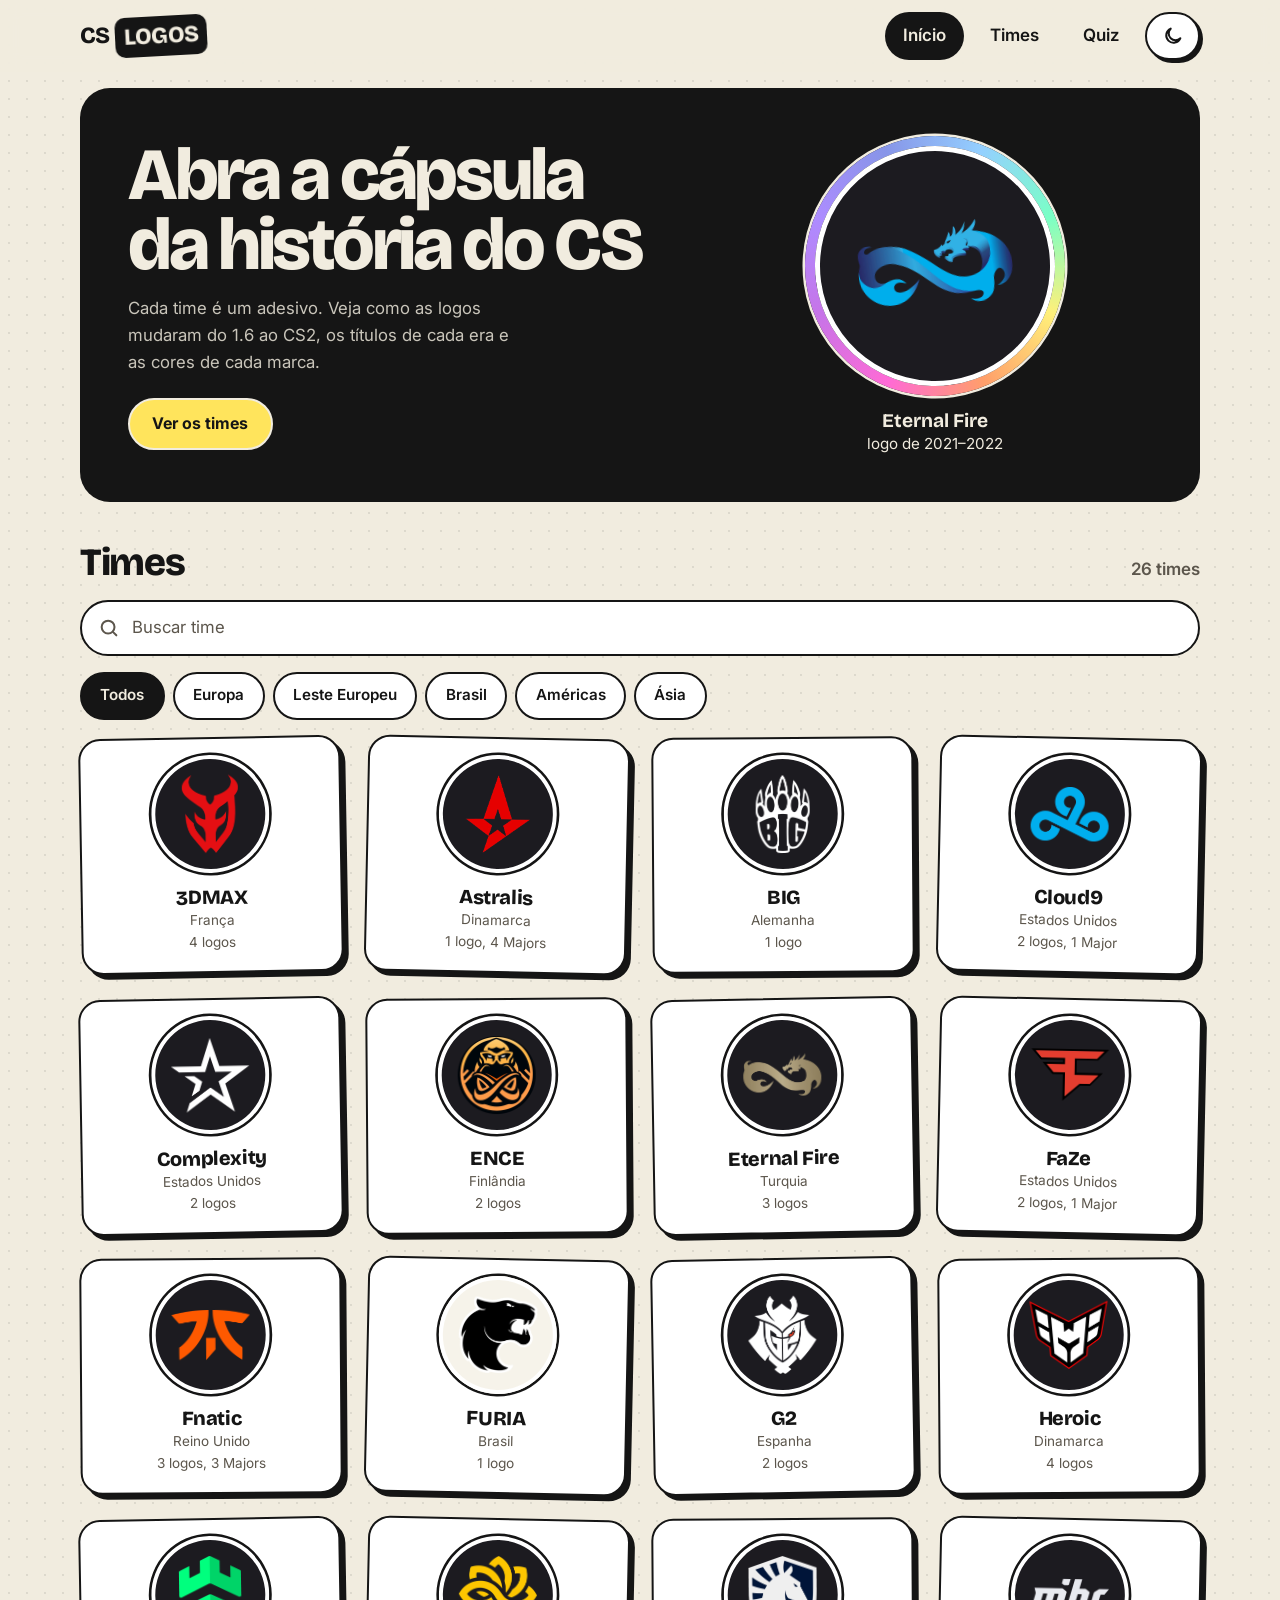
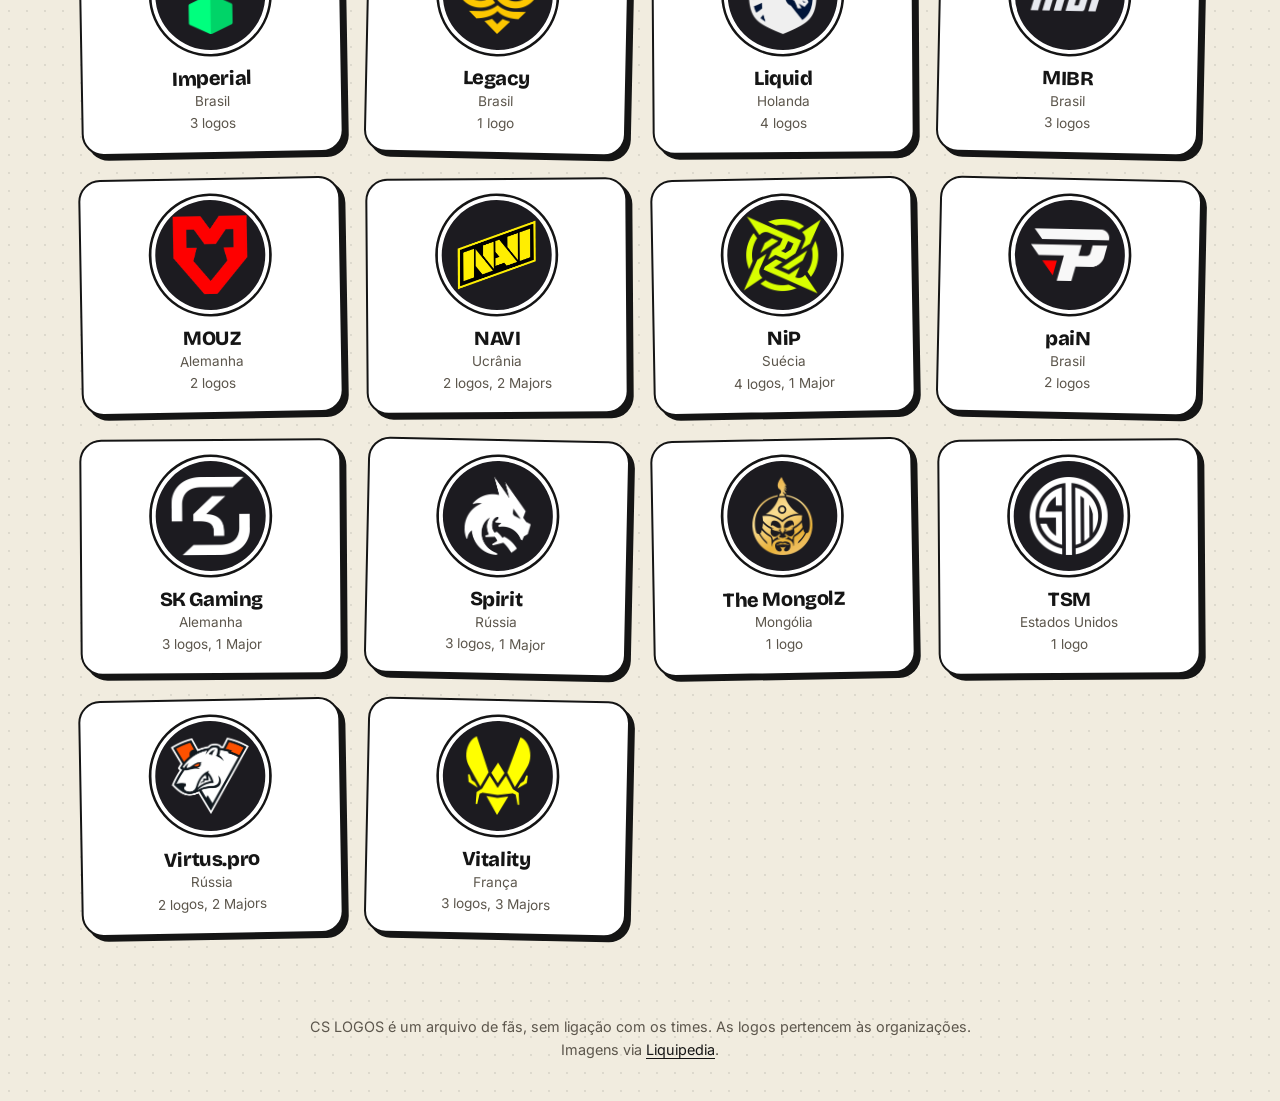
<file: index.html>
<!DOCTYPE html>
<html lang="pt-br">
<head>
  <meta charset="UTF-8">
  <meta name="viewport" content="width=device-width, initial-scale=1.0, viewport-fit=cover">
  <title>CS LOGOS — a história das logos do Counter-Strike</title>
  <meta name="description" content="Arquivo de fãs com a evolução das logos dos maiores times de Counter-Strike: NAVI, Vitality, FURIA, MIBR, FaZe, The MongolZ e muitos outros.">
  <meta name="theme-color" content="#F1ECDF">
  <meta property="og:type" content="website">
  <meta property="og:site_name" content="CS LOGOS">
  <meta property="og:title" content="CS LOGOS — a história das logos do Counter-Strike">
  <meta property="og:description" content="A evolução das logos dos maiores times de Counter-Strike, do 1.6 ao CS2.">
  <meta property="og:image" content="https://krukki.github.io/cslogos/assets/og-image.png">
  <meta name="twitter:card" content="summary_large_image">
  <script src="js/theme.js"></script>
  <link rel="icon" type="image/png" href="assets/cs2.png">
  <link rel="preconnect" href="https://fonts.googleapis.com">
  <link rel="preconnect" href="https://fonts.gstatic.com" crossorigin>
  <link href="https://fonts.googleapis.com/css2?family=Bricolage+Grotesque:opsz,wght@12..96,600;12..96,800&family=Inter:wght@400;500;600;700&display=swap" rel="stylesheet">
  <link rel="stylesheet" href="css/style.css">
</head>
<body>
  <a class="skip-link" href="#conteudo">Pular para o conteúdo</a>
  <header class="site-header">
    <div class="wrap">
      <a class="brand" href="index.html" aria-label="CS LOGOS, página inicial">CS <span>LOGOS</span></a>
      <nav class="top-nav" aria-label="Principal">
        <a href="index.html" aria-current="page">Início</a>
        <a href="index.html#times">Times</a>
        <a href="quiz.html">Quiz</a>
        <button type="button" class="icon-btn header-theme" data-theme-toggle aria-pressed="false" aria-label="Tema escuro"><svg class="icon icon-moon" viewBox="0 0 24 24" fill="none" stroke="currentColor" stroke-width="2.2" stroke-linecap="round" stroke-linejoin="round" aria-hidden="true"><path d="M20 14.5A8 8 0 1 1 9.5 4a6.5 6.5 0 0 0 10.5 10.5z"/></svg><svg class="icon icon-sun" viewBox="0 0 24 24" fill="none" stroke="currentColor" stroke-width="2.2" stroke-linecap="round" aria-hidden="true"><circle cx="12" cy="12" r="4"/><path d="M12 2v2M12 20v2M4.9 4.9l1.4 1.4M17.7 17.7l1.4 1.4M2 12h2M20 12h2M4.9 19.1l1.4-1.4M17.7 6.3l1.4-1.4"/></svg></button>
      </nav>
    </div>
  </header>

  <nav class="bottom-nav" aria-label="Principal (celular)">
    <ul>
      <li><a href="index.html" aria-current="page"><span class="icon-wrap"><svg class="icon" viewBox="0 0 24 24" fill="none" stroke="currentColor" stroke-width="2.2" stroke-linecap="round" stroke-linejoin="round" aria-hidden="true"><path d="M3 11l9-7 9 7"/><path d="M5 10v10h14V10"/><path d="M10 20v-6h4v6"/></svg></span>Início</a></li>
      <li><a href="index.html#times"><span class="icon-wrap"><svg class="icon" viewBox="0 0 24 24" fill="none" stroke="currentColor" stroke-width="2.2" stroke-linecap="round" stroke-linejoin="round" aria-hidden="true"><rect x="3.5" y="3.5" width="7" height="7" rx="2"/><rect x="13.5" y="3.5" width="7" height="7" rx="2"/><rect x="3.5" y="13.5" width="7" height="7" rx="2"/><rect x="13.5" y="13.5" width="7" height="7" rx="2"/></svg></span>Times</a></li>
      <li><a href="quiz.html"><span class="icon-wrap"><svg class="icon" viewBox="0 0 24 24" fill="none" stroke="currentColor" stroke-width="2.2" stroke-linecap="round" stroke-linejoin="round" aria-hidden="true"><circle cx="12" cy="12" r="9"/><path d="M9.5 9.5a2.5 2.5 0 1 1 3.5 2.3c-.6.3-1 .9-1 1.6v.6"/><circle cx="12" cy="17" r=".6" fill="currentColor"/></svg></span>Quiz</a></li>
      <li><button type="button" data-theme-toggle aria-pressed="false" aria-label="Tema escuro"><span class="icon-wrap"><svg class="icon icon-moon" viewBox="0 0 24 24" fill="none" stroke="currentColor" stroke-width="2.2" stroke-linecap="round" stroke-linejoin="round" aria-hidden="true"><path d="M20 14.5A8 8 0 1 1 9.5 4a6.5 6.5 0 0 0 10.5 10.5z"/></svg><svg class="icon icon-sun" viewBox="0 0 24 24" fill="none" stroke="currentColor" stroke-width="2.2" stroke-linecap="round" aria-hidden="true"><circle cx="12" cy="12" r="4"/><path d="M12 2v2M12 20v2M4.9 4.9l1.4 1.4M17.7 17.7l1.4 1.4M2 12h2M20 12h2M4.9 19.1l1.4-1.4M17.7 6.3l1.4-1.4"/></svg></span><span class="theme-label" aria-hidden="true"><span class="when-light">Escuro</span><span class="when-dark">Claro</span></span></button></li>
    </ul>
  </nav>

  <main id="conteudo" class="wrap">
    <section class="hero" aria-labelledby="hero-title">
      <div>
        <h1 id="hero-title">Abra a cápsula da história do CS</h1>
        <p>Cada time é um adesivo. Veja como as logos mudaram do 1.6 ao CS2, os títulos de cada era e as cores de cada marca.</p>
        <a class="btn btn--accent" href="#times">Ver os times</a>
      </div>
      <a class="featured" id="featured" href="#times" aria-label="Logo sorteada">
        <span class="holo-sticker"><span class="sticker-face"></span></span>
        <span class="featured-caption"></span>
      </a>
    </section>

    <span id="teams" aria-hidden="true"></span>
    <section class="section" id="times" aria-labelledby="times-title">
      <div class="section-title">
        <h2 id="times-title">Times</h2>
        <p class="count" id="result-count"></p>
      </div>
      <p class="visually-hidden" id="result-live" role="status" aria-live="polite"></p>

      <label class="search">
        <span class="visually-hidden">Buscar time</span>
        <svg class="icon" viewBox="0 0 24 24" fill="none" stroke="currentColor" stroke-width="2.2" stroke-linecap="round" aria-hidden="true"><circle cx="11" cy="11" r="7"/><path d="M20 20l-3.5-3.5"/></svg>
        <input type="search" id="team-search" placeholder="Buscar time" autocomplete="off" spellcheck="false" enterkeyhint="search">
      </label>
      <ul class="chips" aria-label="Filtrar por região">
        <li><button type="button" class="chip" data-region-filter="all" aria-pressed="true">Todos</button></li>
        <li><button type="button" class="chip" data-region-filter="Europa" aria-pressed="false">Europa</button></li>
        <li><button type="button" class="chip" data-region-filter="Leste Europeu" aria-pressed="false">Leste Europeu</button></li>
        <li><button type="button" class="chip" data-region-filter="Brasil" aria-pressed="false">Brasil</button></li>
        <li><button type="button" class="chip" data-region-filter="Américas" aria-pressed="false">Américas</button></li>
        <li><button type="button" class="chip" data-region-filter="Ásia" aria-pressed="false">Ásia</button></li>
      </ul>

      <ul class="team-grid" id="team-grid"></ul>

      <div class="empty-state" id="empty-state" hidden>
        <p>Nenhum time com esse nome nessa região.</p>
        <button type="button" class="btn" id="clear-filters">Limpar busca e filtros</button>
      </div>
      <noscript><p class="noscript-note">Ative o JavaScript para ver a lista de times.</p></noscript>
    </section>
  </main>

  <footer class="site-footer">
    <div class="wrap">
      <p>CS LOGOS é um arquivo de fãs, sem ligação com os times. As logos pertencem às organizações.<br>
        Imagens via <a href="https://liquipedia.net/counterstrike/" rel="noopener">Liquipedia</a>.</p>
    </div>
  </footer>
  <script src="js/teams.js"></script>
  <script src="js/common.js"></script>
  <script src="js/home.js"></script>
</body>
</html>
</file>
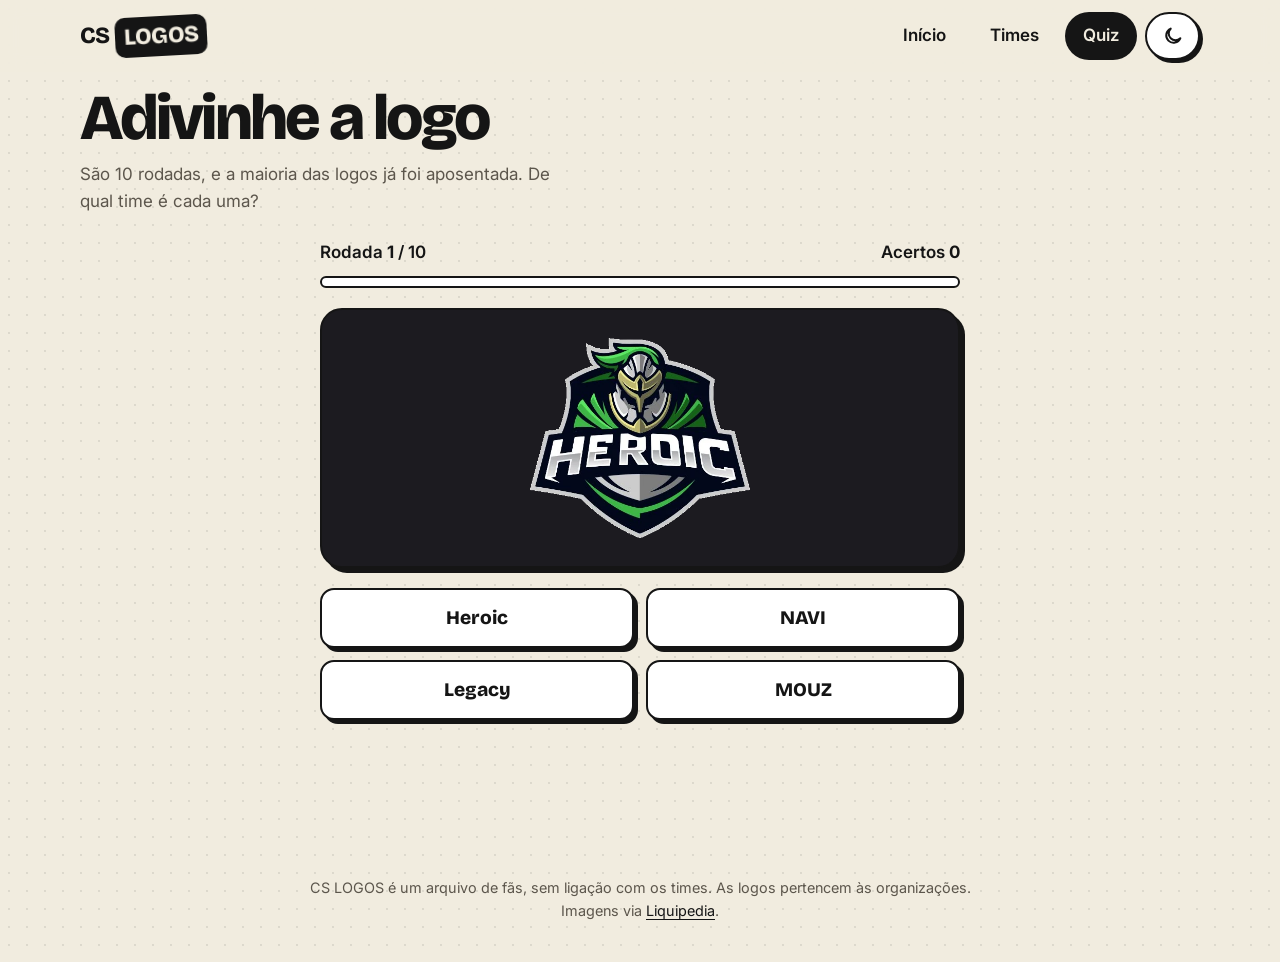
<file: quiz.html>
<!DOCTYPE html>
<html lang="pt-br">
<head>
  <meta charset="UTF-8">
  <meta name="viewport" content="width=device-width, initial-scale=1.0, viewport-fit=cover">
  <title>Quiz: adivinhe a logo — CS LOGOS</title>
  <meta name="description" content="Reconheça logos antigas dos times de Counter-Strike em 10 rodadas.">
  <meta name="theme-color" content="#F1ECDF">
  <meta property="og:type" content="website">
  <meta property="og:site_name" content="CS LOGOS">
  <meta property="og:title" content="Quiz: adivinhe a logo — CS LOGOS">
  <meta property="og:description" content="10 rodadas para reconhecer logos antigas dos times de Counter-Strike. Quantas você acerta?">
  <meta property="og:image" content="https://krukki.github.io/cslogos/assets/og-image.png">
  <meta name="twitter:card" content="summary_large_image">
  <script src="js/theme.js"></script>
  <link rel="icon" type="image/png" href="assets/cs2.png">
  <link rel="preconnect" href="https://fonts.googleapis.com">
  <link rel="preconnect" href="https://fonts.gstatic.com" crossorigin>
  <link href="https://fonts.googleapis.com/css2?family=Bricolage+Grotesque:opsz,wght@12..96,600;12..96,800&family=Inter:wght@400;500;600;700&display=swap" rel="stylesheet">
  <link rel="stylesheet" href="css/style.css">
</head>
<body>
  <a class="skip-link" href="#conteudo">Pular para o conteúdo</a>
  <header class="site-header">
    <div class="wrap">
      <a class="brand" href="index.html" aria-label="CS LOGOS, página inicial">CS <span>LOGOS</span></a>
      <nav class="top-nav" aria-label="Principal">
        <a href="index.html">Início</a>
        <a href="index.html#times">Times</a>
        <a href="quiz.html" aria-current="page">Quiz</a>
        <button type="button" class="icon-btn header-theme" data-theme-toggle aria-pressed="false" aria-label="Tema escuro"><svg class="icon icon-moon" viewBox="0 0 24 24" fill="none" stroke="currentColor" stroke-width="2.2" stroke-linecap="round" stroke-linejoin="round" aria-hidden="true"><path d="M20 14.5A8 8 0 1 1 9.5 4a6.5 6.5 0 0 0 10.5 10.5z"/></svg><svg class="icon icon-sun" viewBox="0 0 24 24" fill="none" stroke="currentColor" stroke-width="2.2" stroke-linecap="round" aria-hidden="true"><circle cx="12" cy="12" r="4"/><path d="M12 2v2M12 20v2M4.9 4.9l1.4 1.4M17.7 17.7l1.4 1.4M2 12h2M20 12h2M4.9 19.1l1.4-1.4M17.7 6.3l1.4-1.4"/></svg></button>
      </nav>
    </div>
  </header>

  <nav class="bottom-nav" aria-label="Principal (celular)">
    <ul>
      <li><a href="index.html"><span class="icon-wrap"><svg class="icon" viewBox="0 0 24 24" fill="none" stroke="currentColor" stroke-width="2.2" stroke-linecap="round" stroke-linejoin="round" aria-hidden="true"><path d="M3 11l9-7 9 7"/><path d="M5 10v10h14V10"/><path d="M10 20v-6h4v6"/></svg></span>Início</a></li>
      <li><a href="index.html#times"><span class="icon-wrap"><svg class="icon" viewBox="0 0 24 24" fill="none" stroke="currentColor" stroke-width="2.2" stroke-linecap="round" stroke-linejoin="round" aria-hidden="true"><rect x="3.5" y="3.5" width="7" height="7" rx="2"/><rect x="13.5" y="3.5" width="7" height="7" rx="2"/><rect x="3.5" y="13.5" width="7" height="7" rx="2"/><rect x="13.5" y="13.5" width="7" height="7" rx="2"/></svg></span>Times</a></li>
      <li><a href="quiz.html" aria-current="page"><span class="icon-wrap"><svg class="icon" viewBox="0 0 24 24" fill="none" stroke="currentColor" stroke-width="2.2" stroke-linecap="round" stroke-linejoin="round" aria-hidden="true"><circle cx="12" cy="12" r="9"/><path d="M9.5 9.5a2.5 2.5 0 1 1 3.5 2.3c-.6.3-1 .9-1 1.6v.6"/><circle cx="12" cy="17" r=".6" fill="currentColor"/></svg></span>Quiz</a></li>
      <li><button type="button" data-theme-toggle aria-pressed="false" aria-label="Tema escuro"><span class="icon-wrap"><svg class="icon icon-moon" viewBox="0 0 24 24" fill="none" stroke="currentColor" stroke-width="2.2" stroke-linecap="round" stroke-linejoin="round" aria-hidden="true"><path d="M20 14.5A8 8 0 1 1 9.5 4a6.5 6.5 0 0 0 10.5 10.5z"/></svg><svg class="icon icon-sun" viewBox="0 0 24 24" fill="none" stroke="currentColor" stroke-width="2.2" stroke-linecap="round" aria-hidden="true"><circle cx="12" cy="12" r="4"/><path d="M12 2v2M12 20v2M4.9 4.9l1.4 1.4M17.7 17.7l1.4 1.4M2 12h2M20 12h2M4.9 19.1l1.4-1.4M17.7 6.3l1.4-1.4"/></svg></span><span class="theme-label" aria-hidden="true"><span class="when-light">Escuro</span><span class="when-dark">Claro</span></span></button></li>
    </ul>
  </nav>

  <main id="conteudo" class="wrap">
    <header class="quiz-head">
      <h1>Adivinhe a logo</h1>
      <p>São 10 rodadas, e a maioria das logos já foi aposentada. De qual time é cada uma?</p>
    </header>
    <div class="quiz-box" id="quiz-root">
      <noscript><p class="noscript-note">Ative o JavaScript para jogar.</p></noscript>
    </div>
  </main>

  <footer class="site-footer">
    <div class="wrap">
      <p>CS LOGOS é um arquivo de fãs, sem ligação com os times. As logos pertencem às organizações.<br>
        Imagens via <a href="https://liquipedia.net/counterstrike/" rel="noopener">Liquipedia</a>.</p>
    </div>
  </footer>
  <script src="js/teams.js"></script>
  <script src="js/common.js"></script>
  <script src="js/quiz.js"></script>
</body>
</html>
</file>
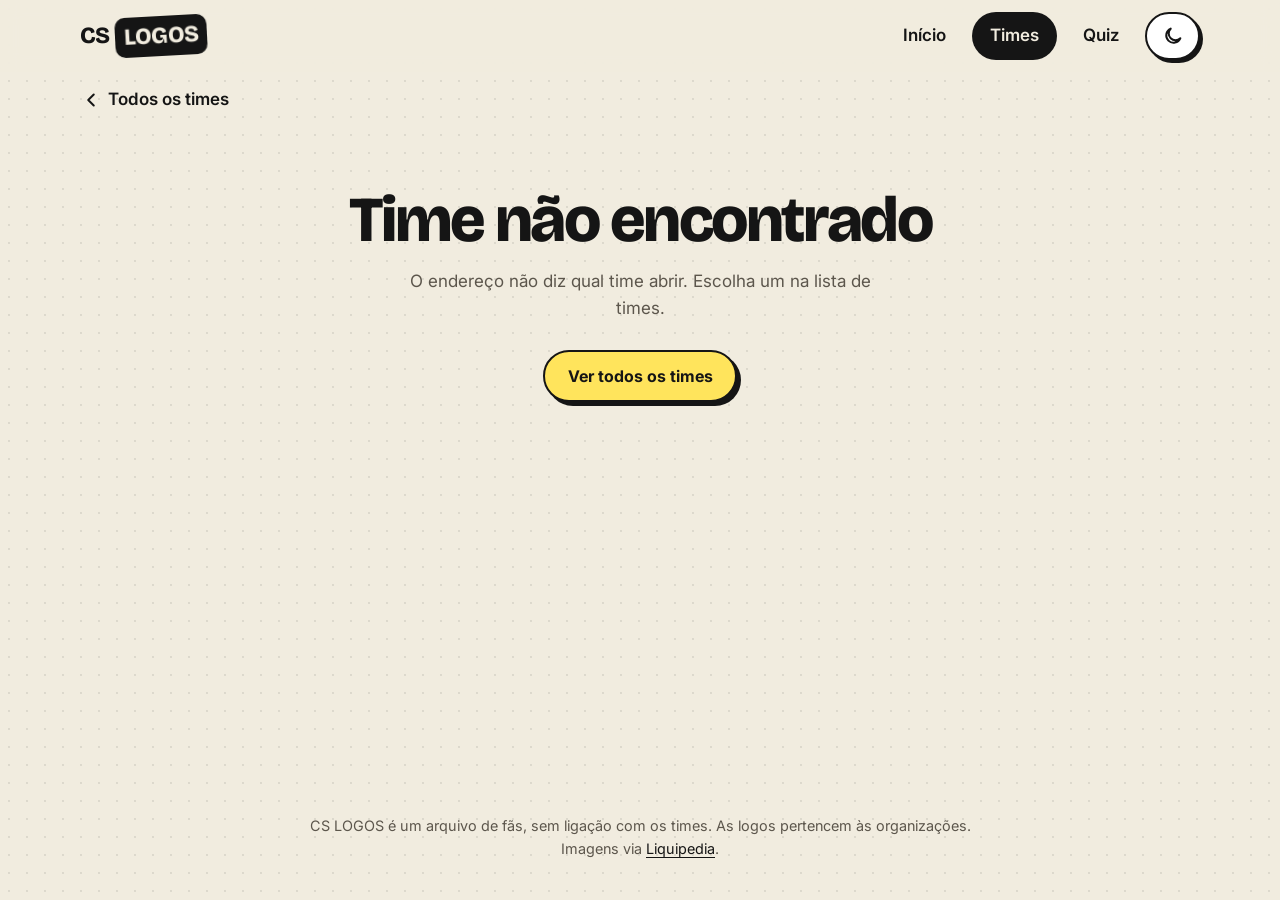
<file: team.html>
<!DOCTYPE html>
<html lang="pt-br">
<head>
  <meta charset="UTF-8">
  <meta name="viewport" content="width=device-width, initial-scale=1.0, viewport-fit=cover">
  <title>CS LOGOS</title>
  <meta name="description" content="A evolução das logos de um time de Counter-Strike.">
  <meta name="theme-color" content="#F1ECDF">
  <meta property="og:type" content="website">
  <meta property="og:site_name" content="CS LOGOS">
  <meta property="og:title" content="CS LOGOS — a história das logos do Counter-Strike">
  <meta property="og:description" content="História, títulos, cores e a linha do tempo das logos dos maiores times de Counter-Strike.">
  <meta property="og:image" content="https://krukki.github.io/cslogos/assets/og-image.png">
  <meta name="twitter:card" content="summary_large_image">
  <script src="js/theme.js"></script>
  <link rel="icon" type="image/png" href="assets/cs2.png">
  <link rel="preconnect" href="https://fonts.googleapis.com">
  <link rel="preconnect" href="https://fonts.gstatic.com" crossorigin>
  <link href="https://fonts.googleapis.com/css2?family=Bricolage+Grotesque:opsz,wght@12..96,600;12..96,800&family=Inter:wght@400;500;600;700&display=swap" rel="stylesheet">
  <link rel="stylesheet" href="css/style.css">
</head>
<body>
  <a class="skip-link" href="#conteudo">Pular para o conteúdo</a>
  <header class="site-header">
    <div class="wrap">
      <a class="brand" href="index.html" aria-label="CS LOGOS, página inicial">CS <span>LOGOS</span></a>
      <nav class="top-nav" aria-label="Principal">
        <a href="index.html">Início</a>
        <a href="index.html#times" aria-current="page">Times</a>
        <a href="quiz.html">Quiz</a>
        <button type="button" class="icon-btn header-theme" data-theme-toggle aria-pressed="false" aria-label="Tema escuro"><svg class="icon icon-moon" viewBox="0 0 24 24" fill="none" stroke="currentColor" stroke-width="2.2" stroke-linecap="round" stroke-linejoin="round" aria-hidden="true"><path d="M20 14.5A8 8 0 1 1 9.5 4a6.5 6.5 0 0 0 10.5 10.5z"/></svg><svg class="icon icon-sun" viewBox="0 0 24 24" fill="none" stroke="currentColor" stroke-width="2.2" stroke-linecap="round" aria-hidden="true"><circle cx="12" cy="12" r="4"/><path d="M12 2v2M12 20v2M4.9 4.9l1.4 1.4M17.7 17.7l1.4 1.4M2 12h2M20 12h2M4.9 19.1l1.4-1.4M17.7 6.3l1.4-1.4"/></svg></button>
      </nav>
    </div>
  </header>

  <nav class="bottom-nav" aria-label="Principal (celular)">
    <ul>
      <li><a href="index.html"><span class="icon-wrap"><svg class="icon" viewBox="0 0 24 24" fill="none" stroke="currentColor" stroke-width="2.2" stroke-linecap="round" stroke-linejoin="round" aria-hidden="true"><path d="M3 11l9-7 9 7"/><path d="M5 10v10h14V10"/><path d="M10 20v-6h4v6"/></svg></span>Início</a></li>
      <li><a href="index.html#times" aria-current="page"><span class="icon-wrap"><svg class="icon" viewBox="0 0 24 24" fill="none" stroke="currentColor" stroke-width="2.2" stroke-linecap="round" stroke-linejoin="round" aria-hidden="true"><rect x="3.5" y="3.5" width="7" height="7" rx="2"/><rect x="13.5" y="3.5" width="7" height="7" rx="2"/><rect x="3.5" y="13.5" width="7" height="7" rx="2"/><rect x="13.5" y="13.5" width="7" height="7" rx="2"/></svg></span>Times</a></li>
      <li><a href="quiz.html"><span class="icon-wrap"><svg class="icon" viewBox="0 0 24 24" fill="none" stroke="currentColor" stroke-width="2.2" stroke-linecap="round" stroke-linejoin="round" aria-hidden="true"><circle cx="12" cy="12" r="9"/><path d="M9.5 9.5a2.5 2.5 0 1 1 3.5 2.3c-.6.3-1 .9-1 1.6v.6"/><circle cx="12" cy="17" r=".6" fill="currentColor"/></svg></span>Quiz</a></li>
      <li><button type="button" data-theme-toggle aria-pressed="false" aria-label="Tema escuro"><span class="icon-wrap"><svg class="icon icon-moon" viewBox="0 0 24 24" fill="none" stroke="currentColor" stroke-width="2.2" stroke-linecap="round" stroke-linejoin="round" aria-hidden="true"><path d="M20 14.5A8 8 0 1 1 9.5 4a6.5 6.5 0 0 0 10.5 10.5z"/></svg><svg class="icon icon-sun" viewBox="0 0 24 24" fill="none" stroke="currentColor" stroke-width="2.2" stroke-linecap="round" aria-hidden="true"><circle cx="12" cy="12" r="4"/><path d="M12 2v2M12 20v2M4.9 4.9l1.4 1.4M17.7 17.7l1.4 1.4M2 12h2M20 12h2M4.9 19.1l1.4-1.4M17.7 6.3l1.4-1.4"/></svg></span><span class="theme-label" aria-hidden="true"><span class="when-light">Escuro</span><span class="when-dark">Claro</span></span></button></li>
    </ul>
  </nav>

  <main id="conteudo" class="wrap">
    <a class="back-link" href="index.html#times"><svg class="icon" viewBox="0 0 24 24" fill="none" stroke="currentColor" stroke-width="2.2" stroke-linecap="round" stroke-linejoin="round" aria-hidden="true"><path d="M15 6l-6 6 6 6"/></svg>Todos os times</a>
    <div id="team-root">
      <noscript><p class="noscript-note">Ative o JavaScript para ver a página do time.</p></noscript>
    </div>
  </main>

  <footer class="site-footer">
    <div class="wrap">
      <p>CS LOGOS é um arquivo de fãs, sem ligação com os times. As logos pertencem às organizações.<br>
        Imagens via <a href="https://liquipedia.net/counterstrike/" rel="noopener">Liquipedia</a>.</p>
    </div>
  </footer>
  <script src="js/teams.js"></script>
  <script src="js/common.js"></script>
  <script src="js/team.js"></script>
</body>
</html>
</file>
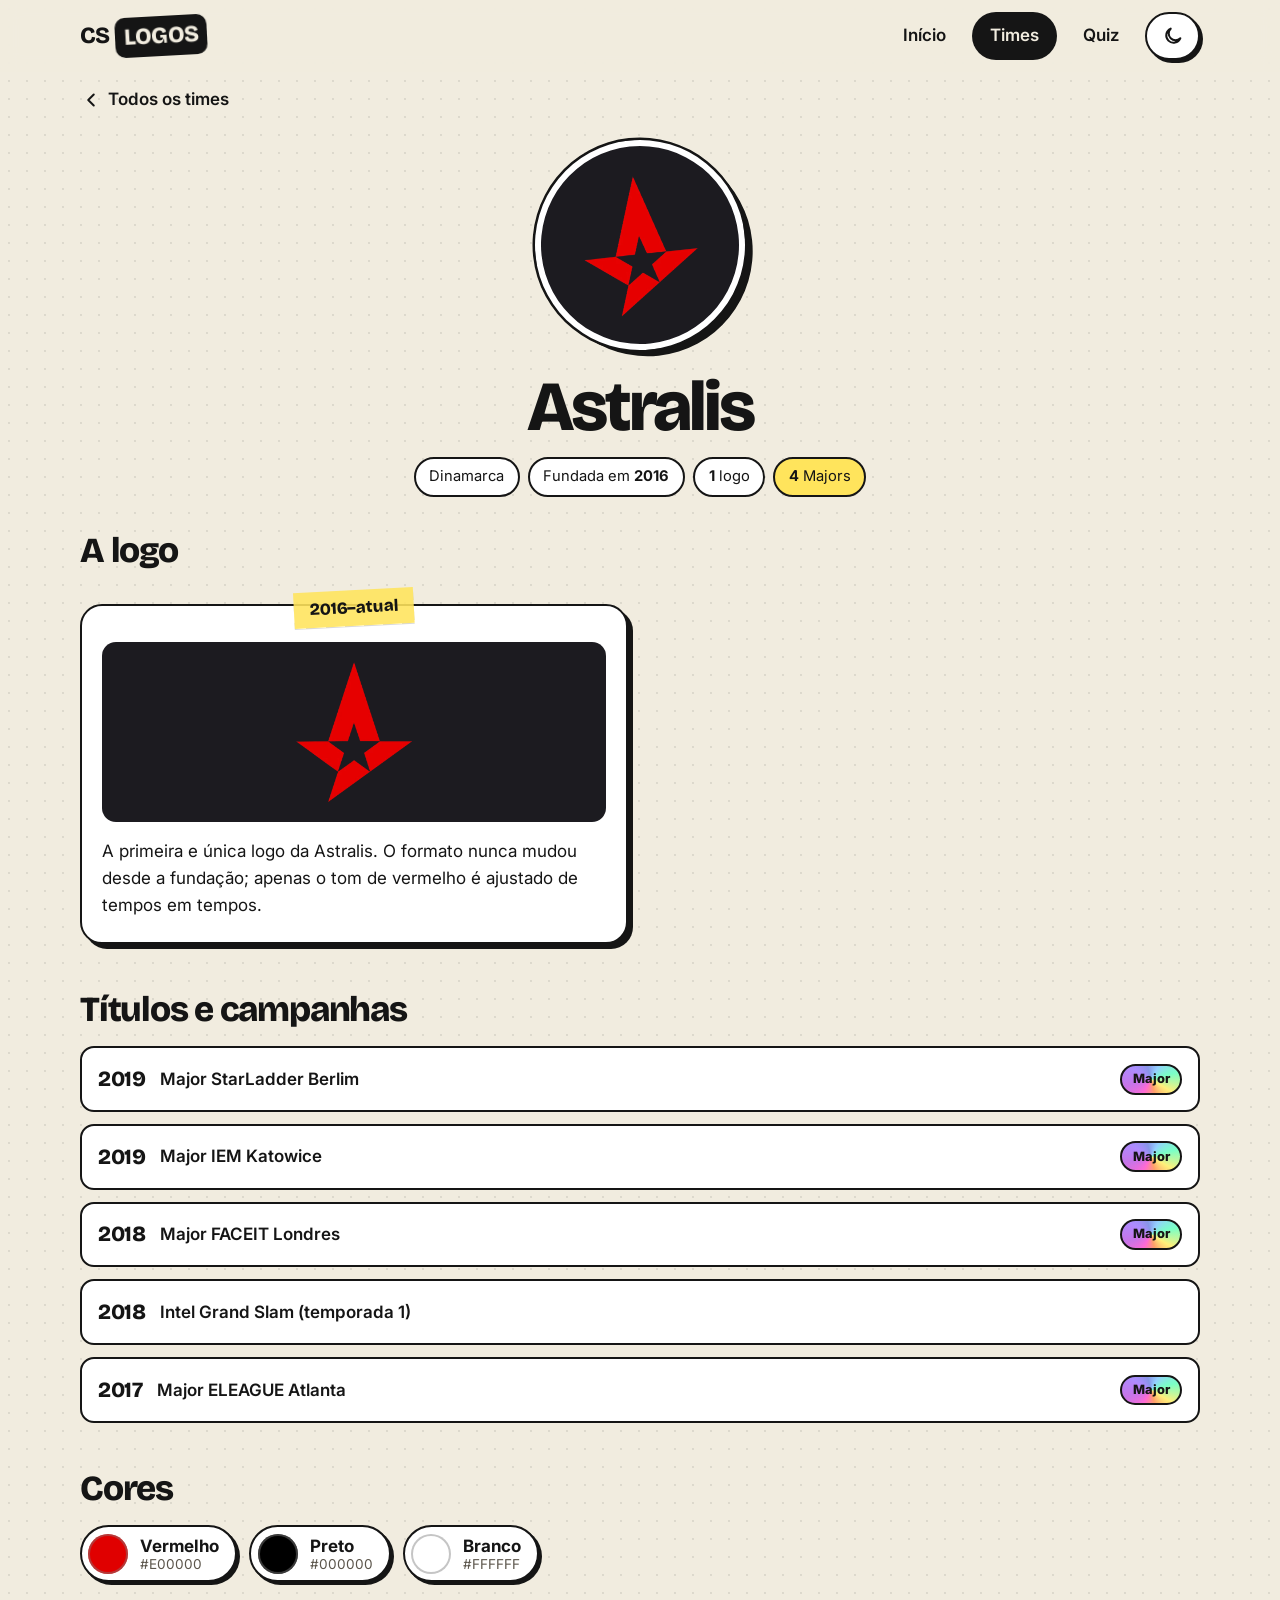
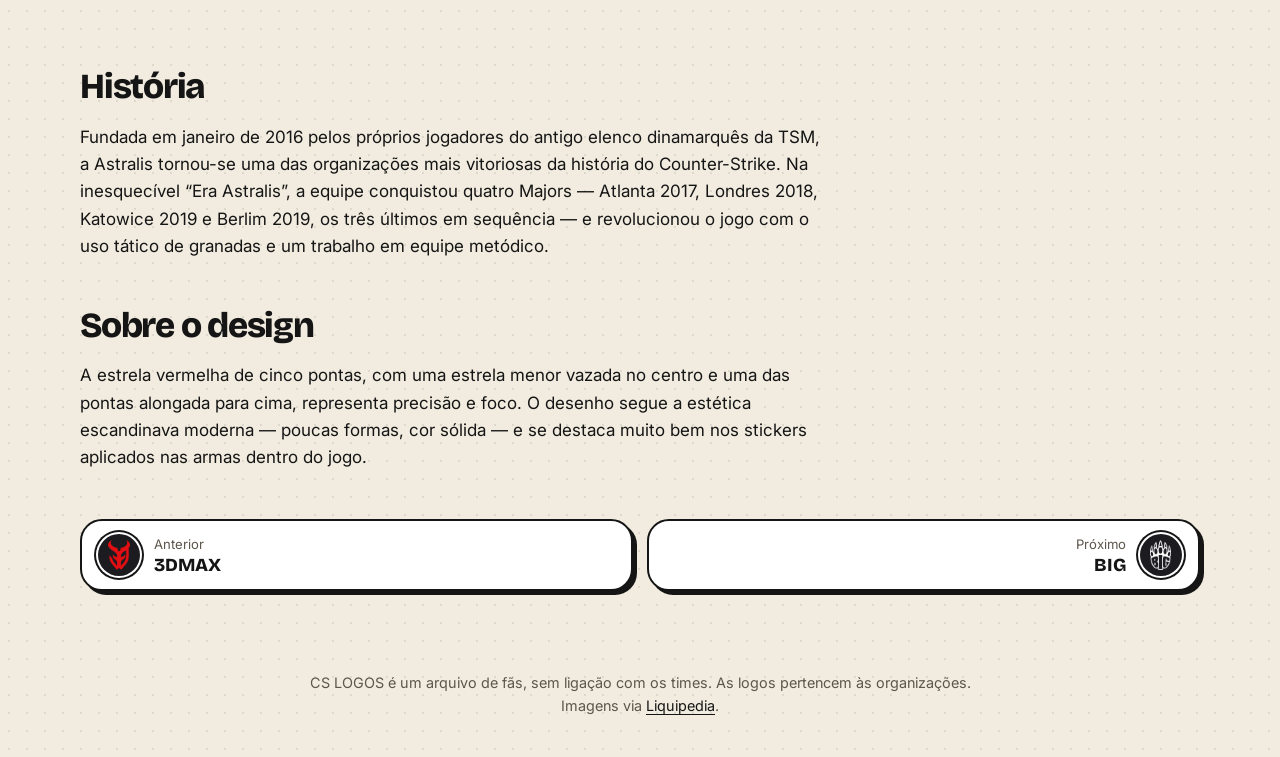
<file: pages/astralis.html>
<!DOCTYPE html>
<html lang="pt-br">
<head>
  <meta charset="UTF-8">
  <title>Redirecionando… — CS LOGOS</title>
  <meta name="robots" content="noindex">
  <link rel="canonical" href="../team.html?t=astralis">
  <meta http-equiv="refresh" content="0; url=../team.html?t=astralis">
  <script>location.replace('../team.html?t=astralis' + location.hash);</script>
</head>
<body>
  <p>Esta página mudou de endereço: <a href="../team.html?t=astralis">abrir a página do time</a>.</p>
</body>
</html>
</file>
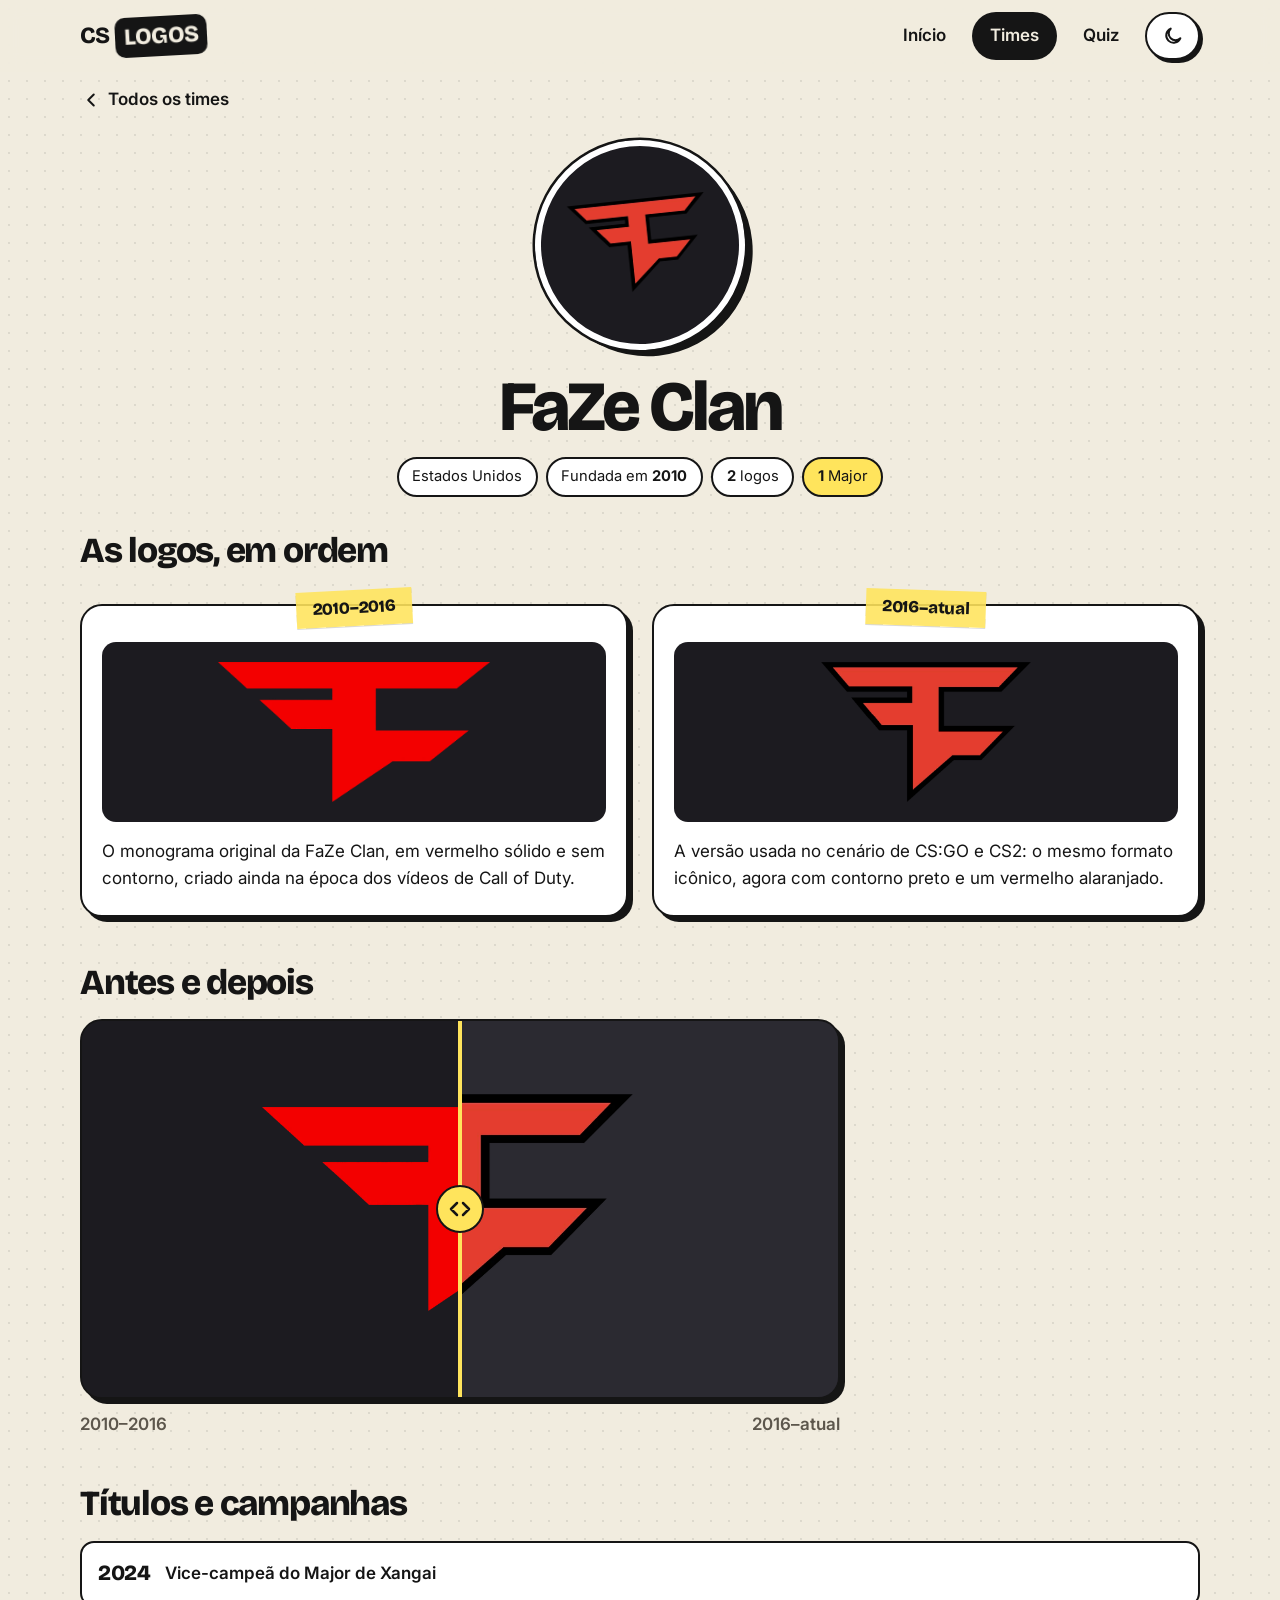
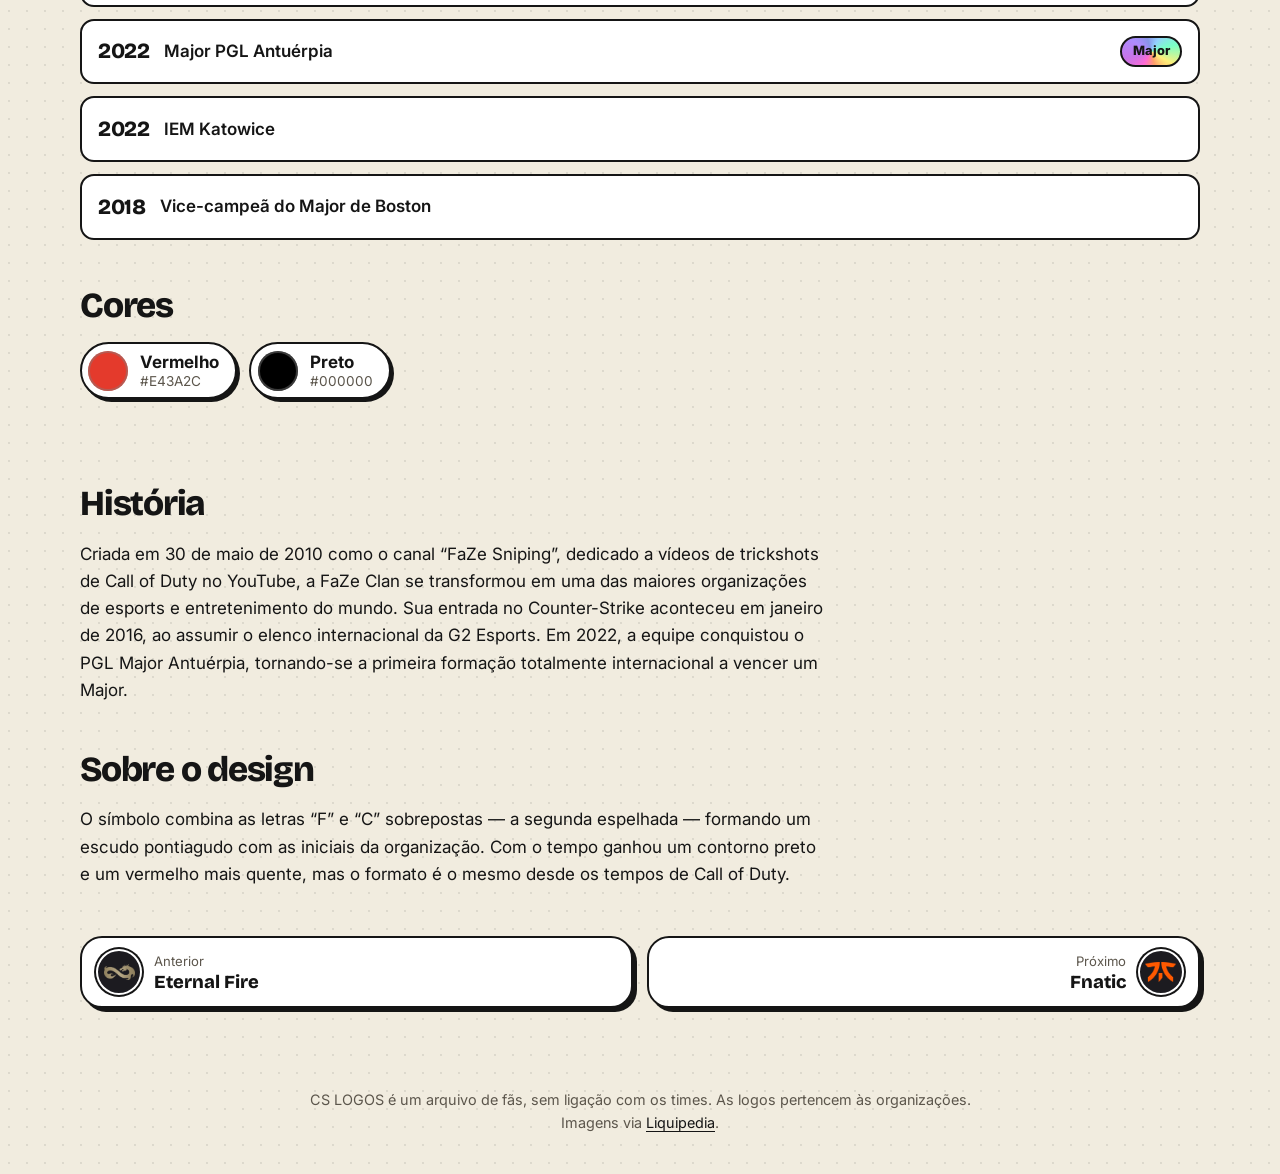
<file: pages/faze.html>
<!DOCTYPE html>
<html lang="pt-br">
<head>
  <meta charset="UTF-8">
  <title>Redirecionando… — CS LOGOS</title>
  <meta name="robots" content="noindex">
  <link rel="canonical" href="../team.html?t=faze">
  <meta http-equiv="refresh" content="0; url=../team.html?t=faze">
  <script>location.replace('../team.html?t=faze' + location.hash);</script>
</head>
<body>
  <p>Esta página mudou de endereço: <a href="../team.html?t=faze">abrir a página do time</a>.</p>
</body>
</html>
</file>
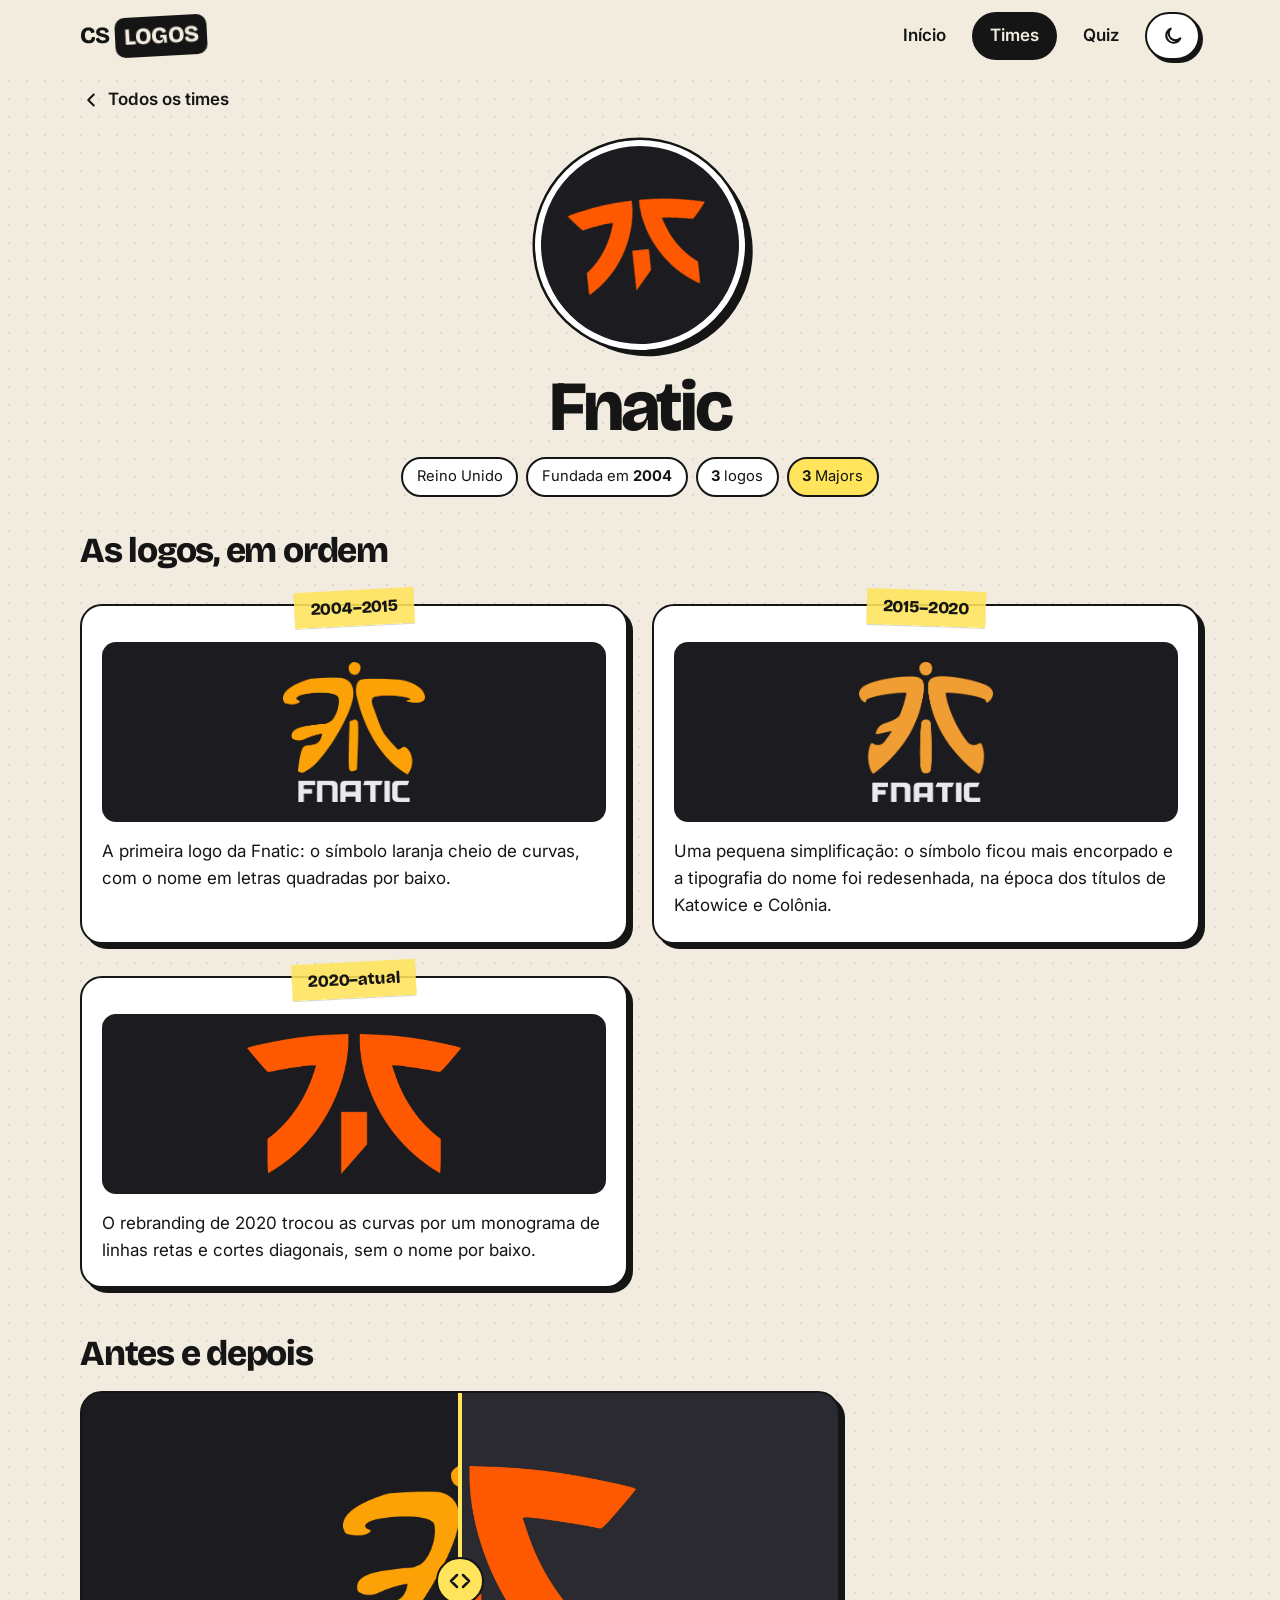
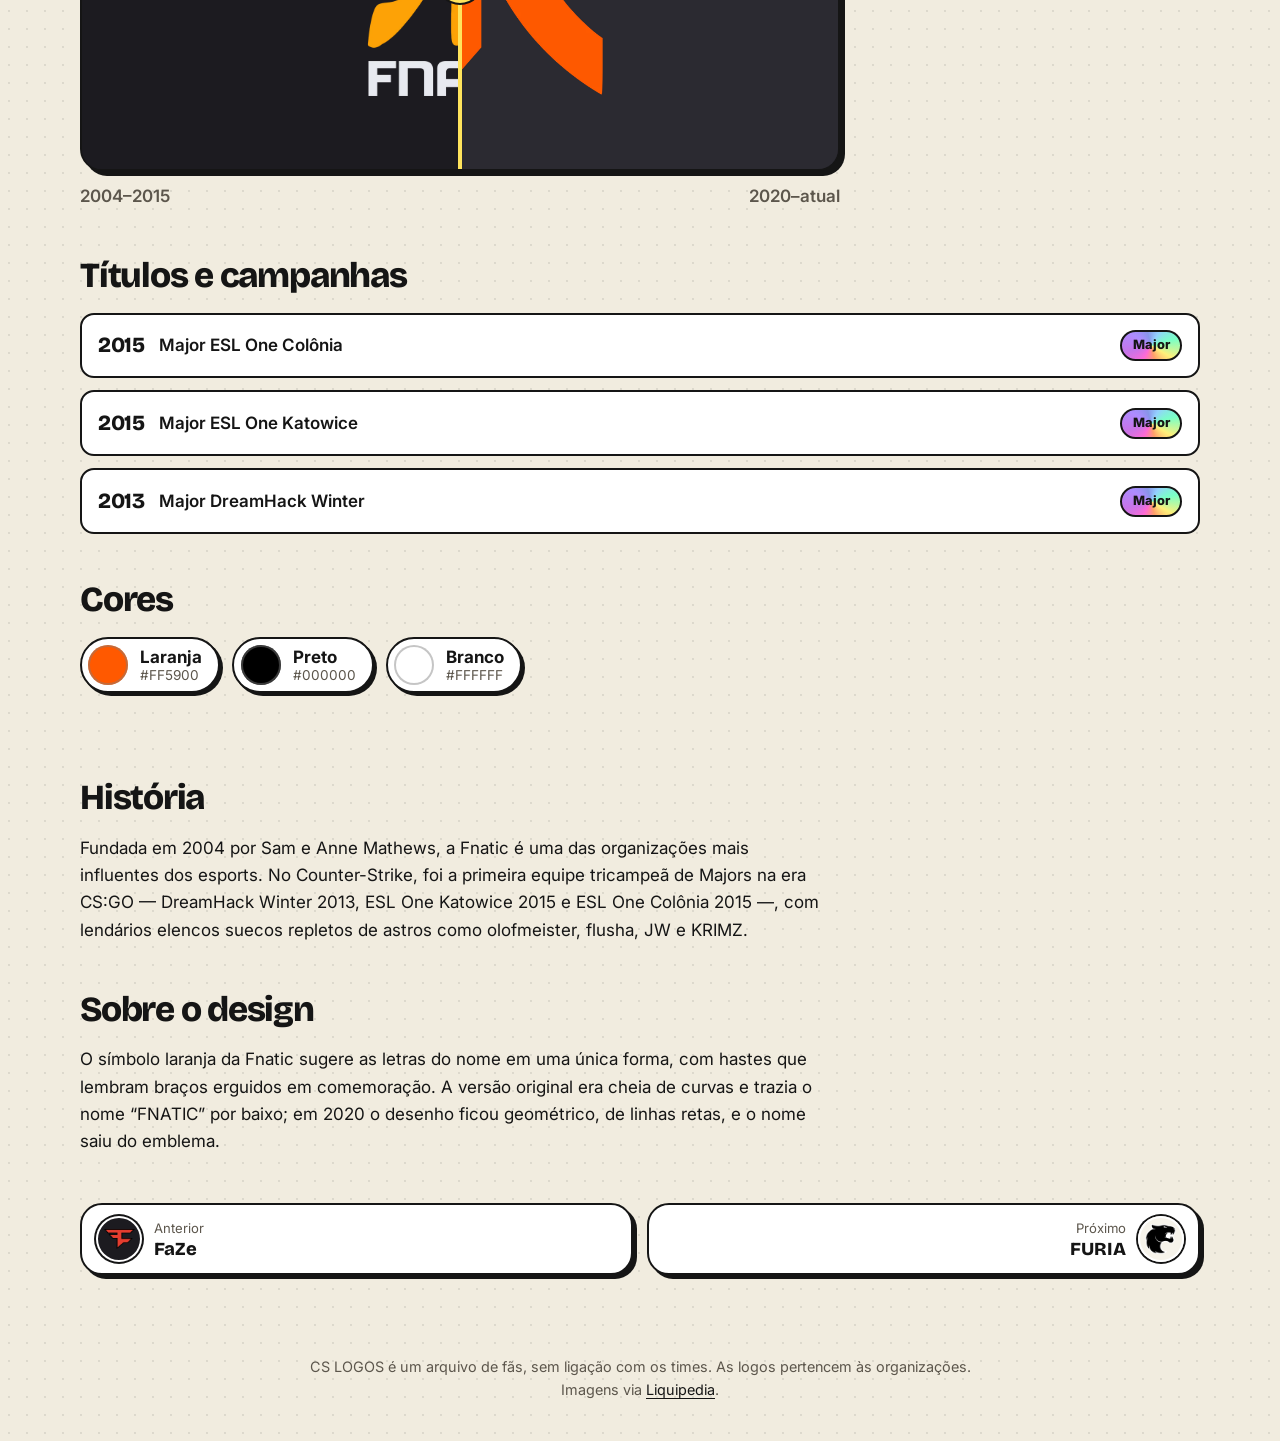
<file: pages/fnatic.html>
<!DOCTYPE html>
<html lang="pt-br">
<head>
  <meta charset="UTF-8">
  <title>Redirecionando… — CS LOGOS</title>
  <meta name="robots" content="noindex">
  <link rel="canonical" href="../team.html?t=fnatic">
  <meta http-equiv="refresh" content="0; url=../team.html?t=fnatic">
  <script>location.replace('../team.html?t=fnatic' + location.hash);</script>
</head>
<body>
  <p>Esta página mudou de endereço: <a href="../team.html?t=fnatic">abrir a página do time</a>.</p>
</body>
</html>
</file>
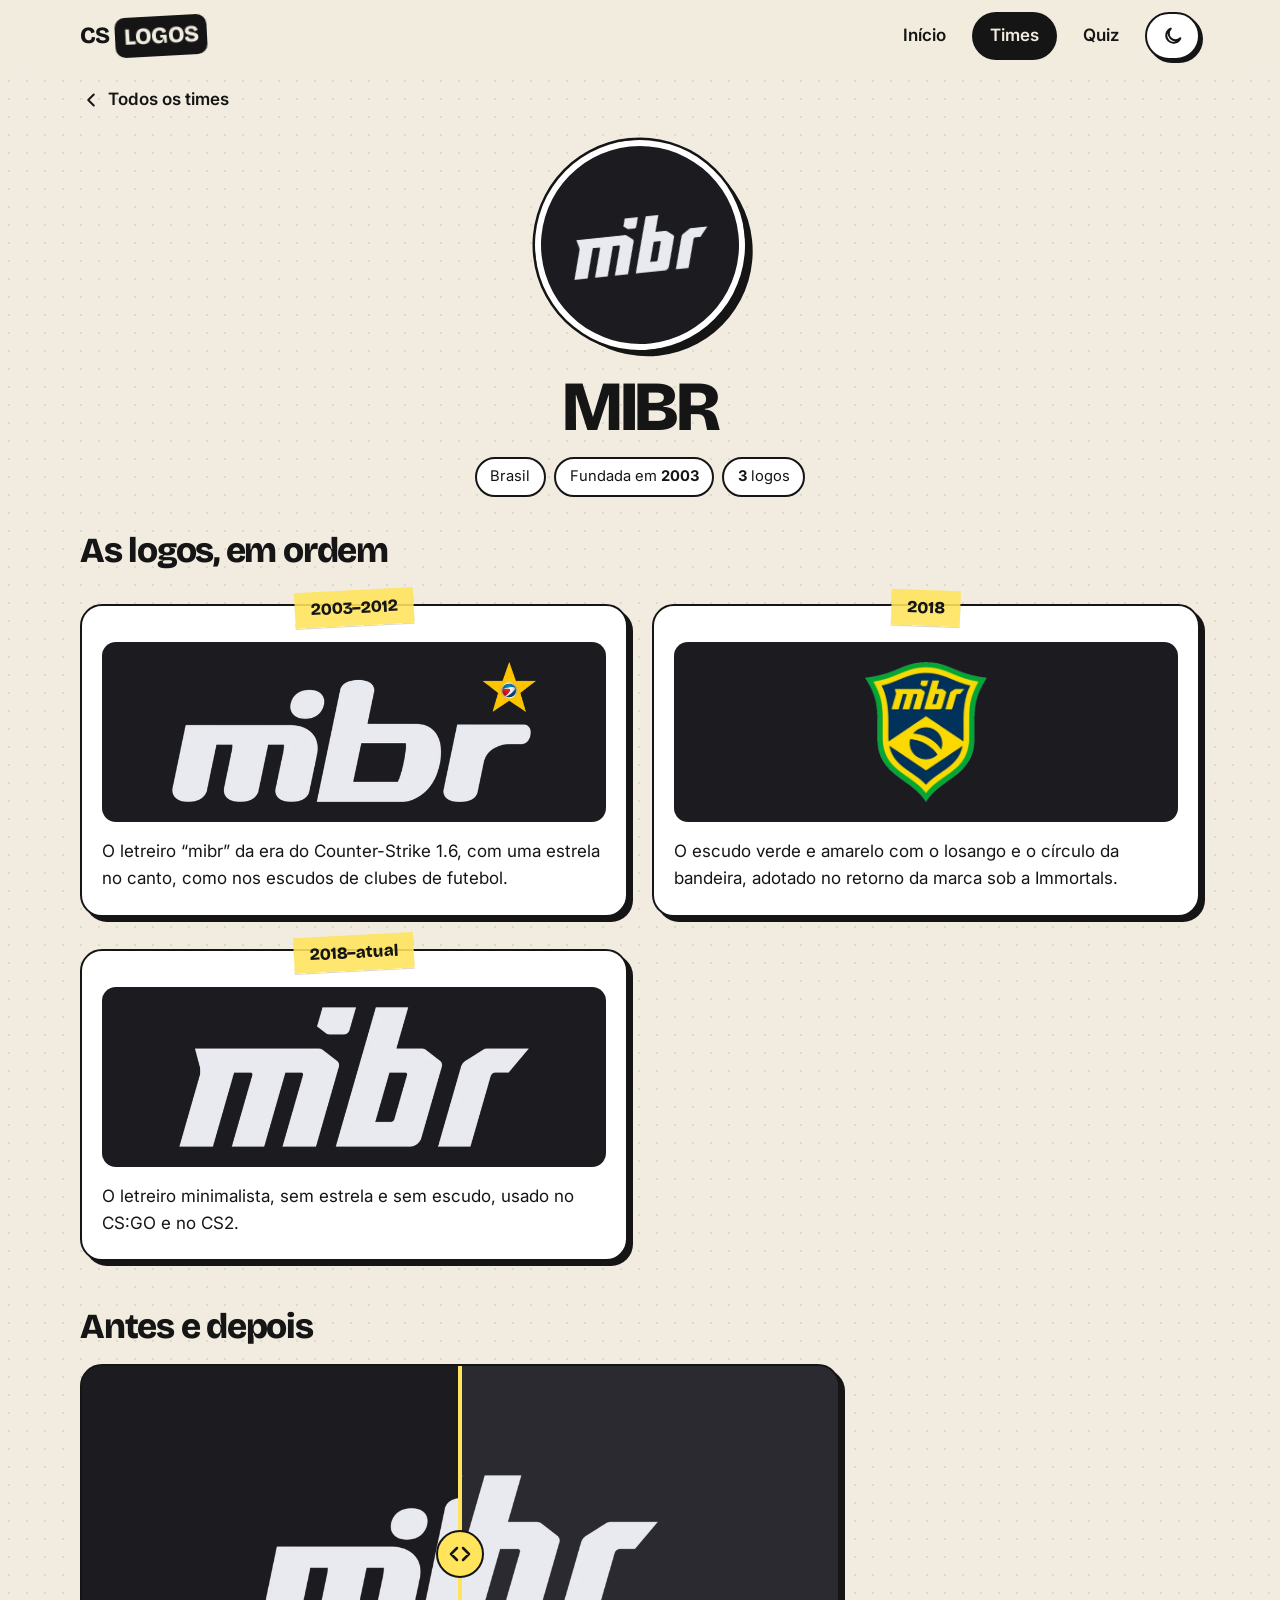
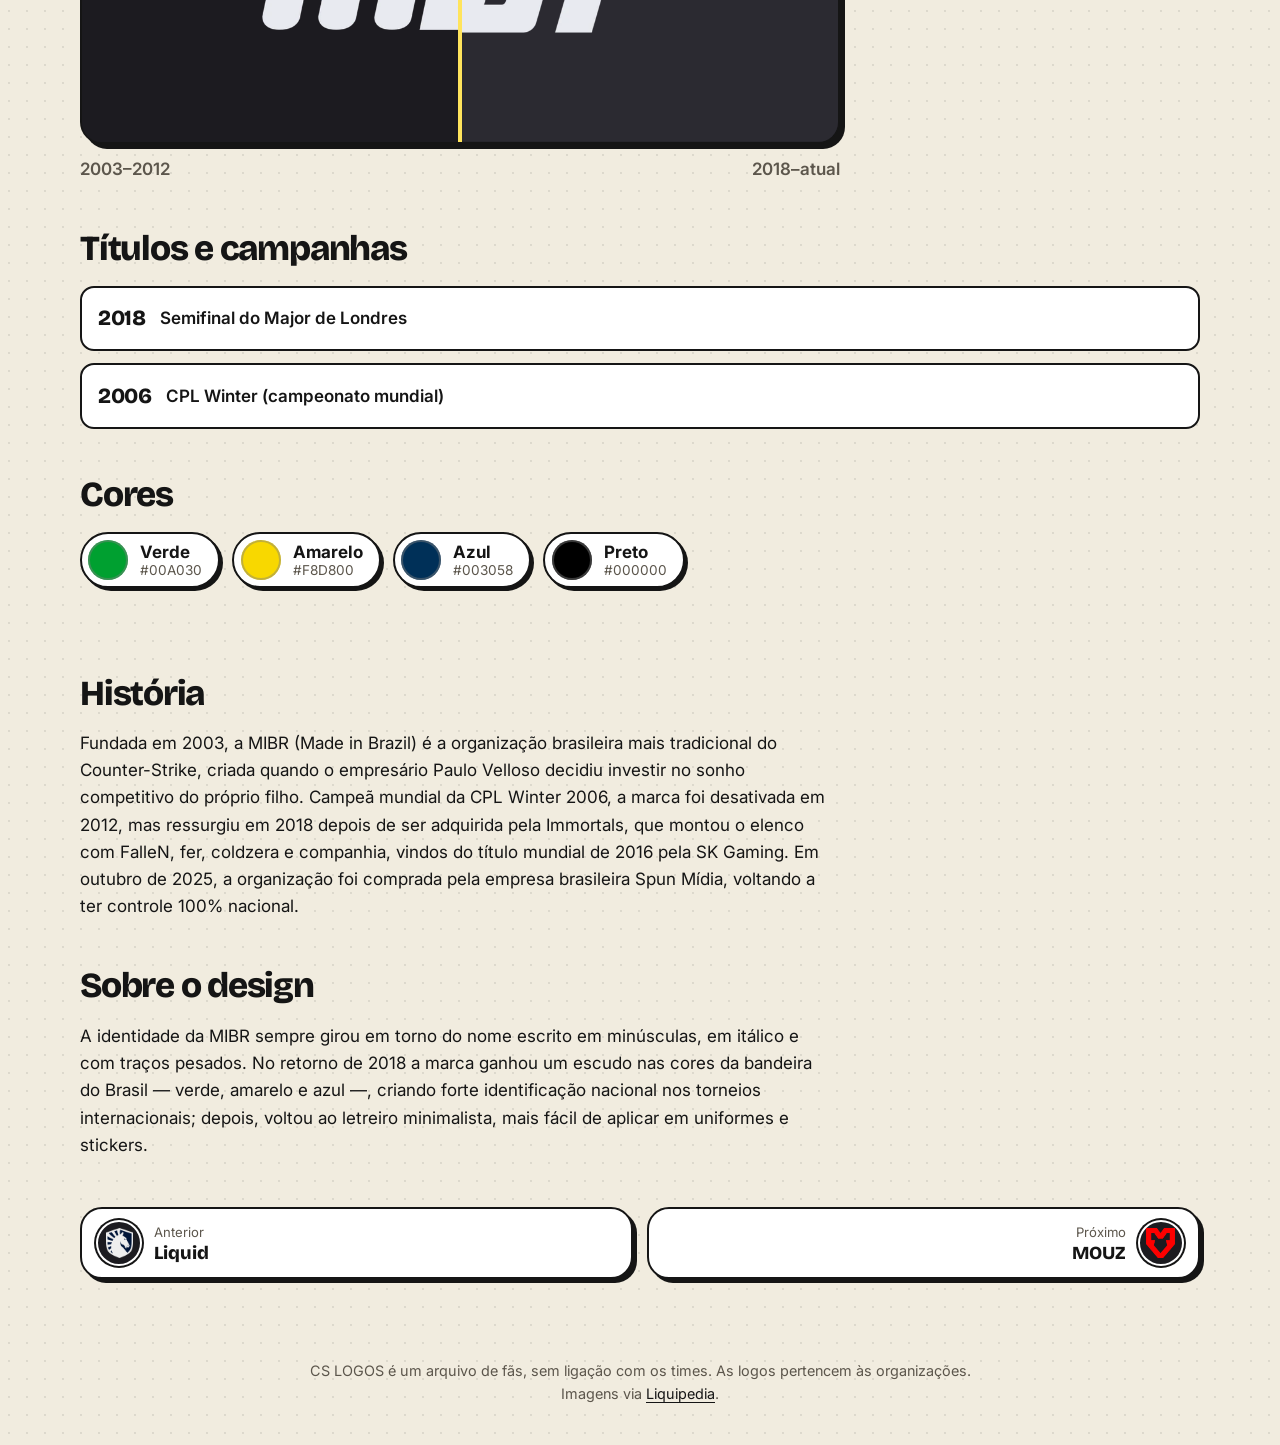
<file: pages/mibr.html>
<!DOCTYPE html>
<html lang="pt-br">
<head>
  <meta charset="UTF-8">
  <title>Redirecionando… — CS LOGOS</title>
  <meta name="robots" content="noindex">
  <link rel="canonical" href="../team.html?t=mibr">
  <meta http-equiv="refresh" content="0; url=../team.html?t=mibr">
  <script>location.replace('../team.html?t=mibr' + location.hash);</script>
</head>
<body>
  <p>Esta página mudou de endereço: <a href="../team.html?t=mibr">abrir a página do time</a>.</p>
</body>
</html>
</file>
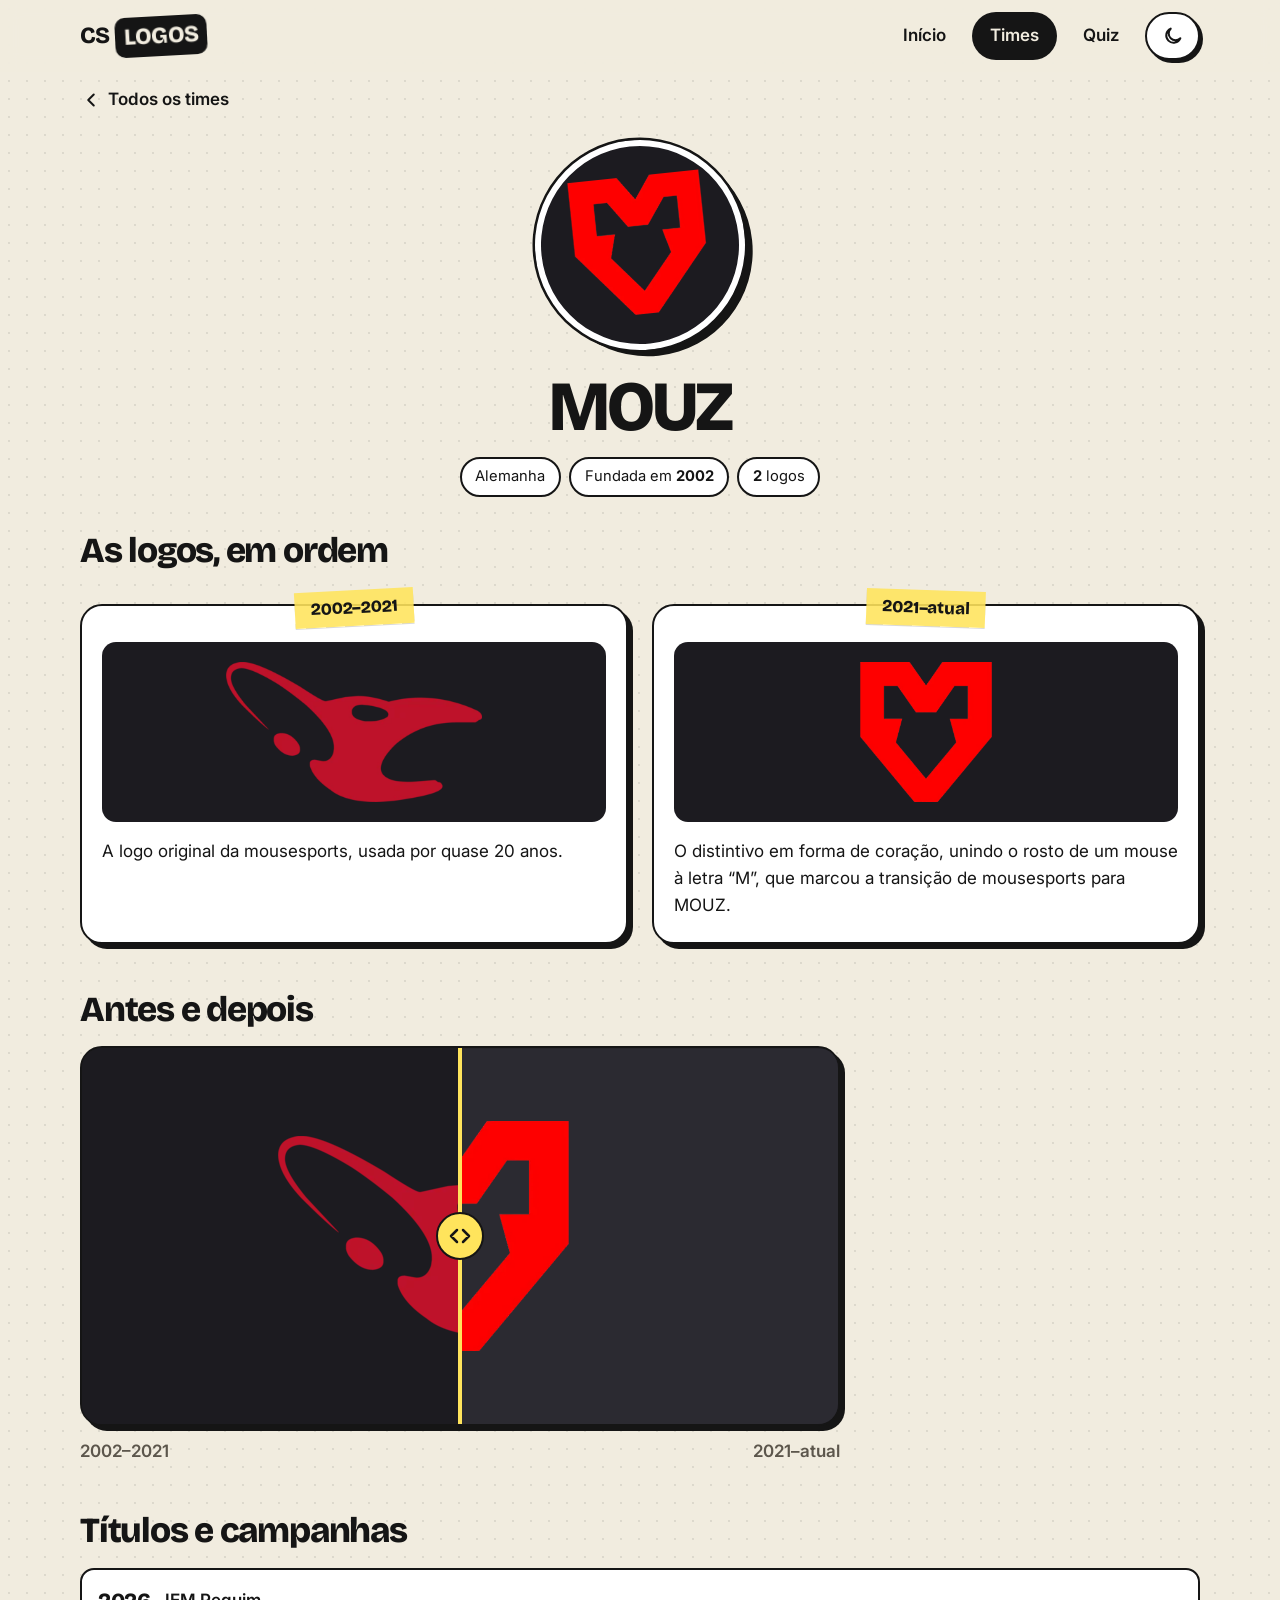
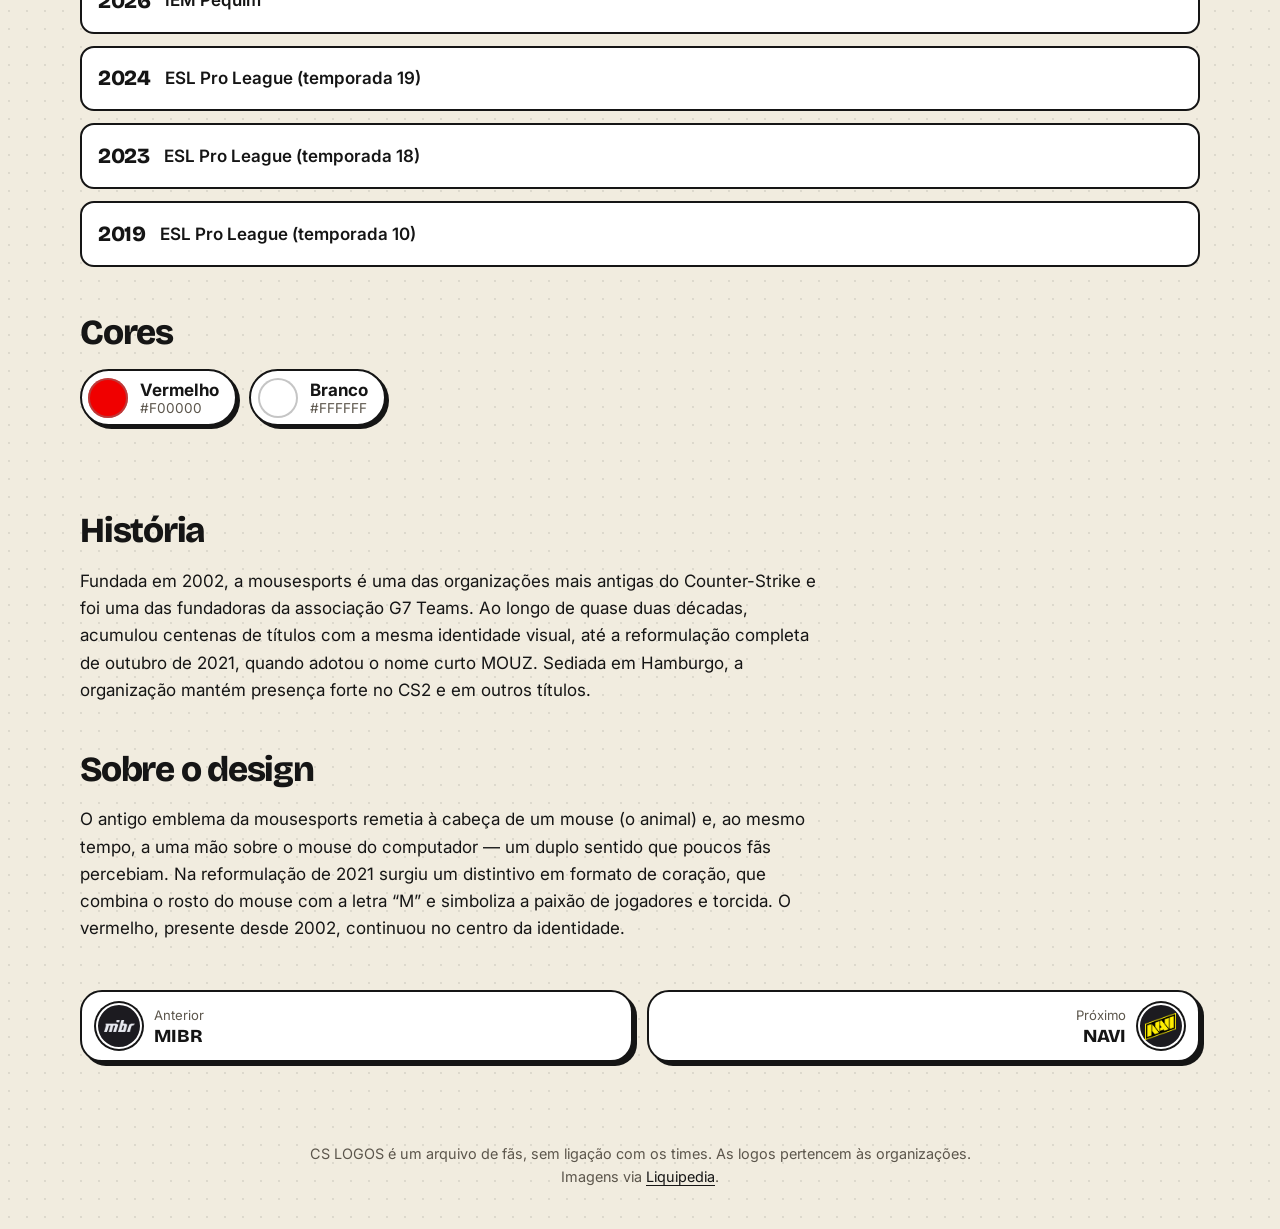
<file: pages/mouz.html>
<!DOCTYPE html>
<html lang="pt-br">
<head>
  <meta charset="UTF-8">
  <title>Redirecionando… — CS LOGOS</title>
  <meta name="robots" content="noindex">
  <link rel="canonical" href="../team.html?t=mouz">
  <meta http-equiv="refresh" content="0; url=../team.html?t=mouz">
  <script>location.replace('../team.html?t=mouz' + location.hash);</script>
</head>
<body>
  <p>Esta página mudou de endereço: <a href="../team.html?t=mouz">abrir a página do time</a>.</p>
</body>
</html>
</file>
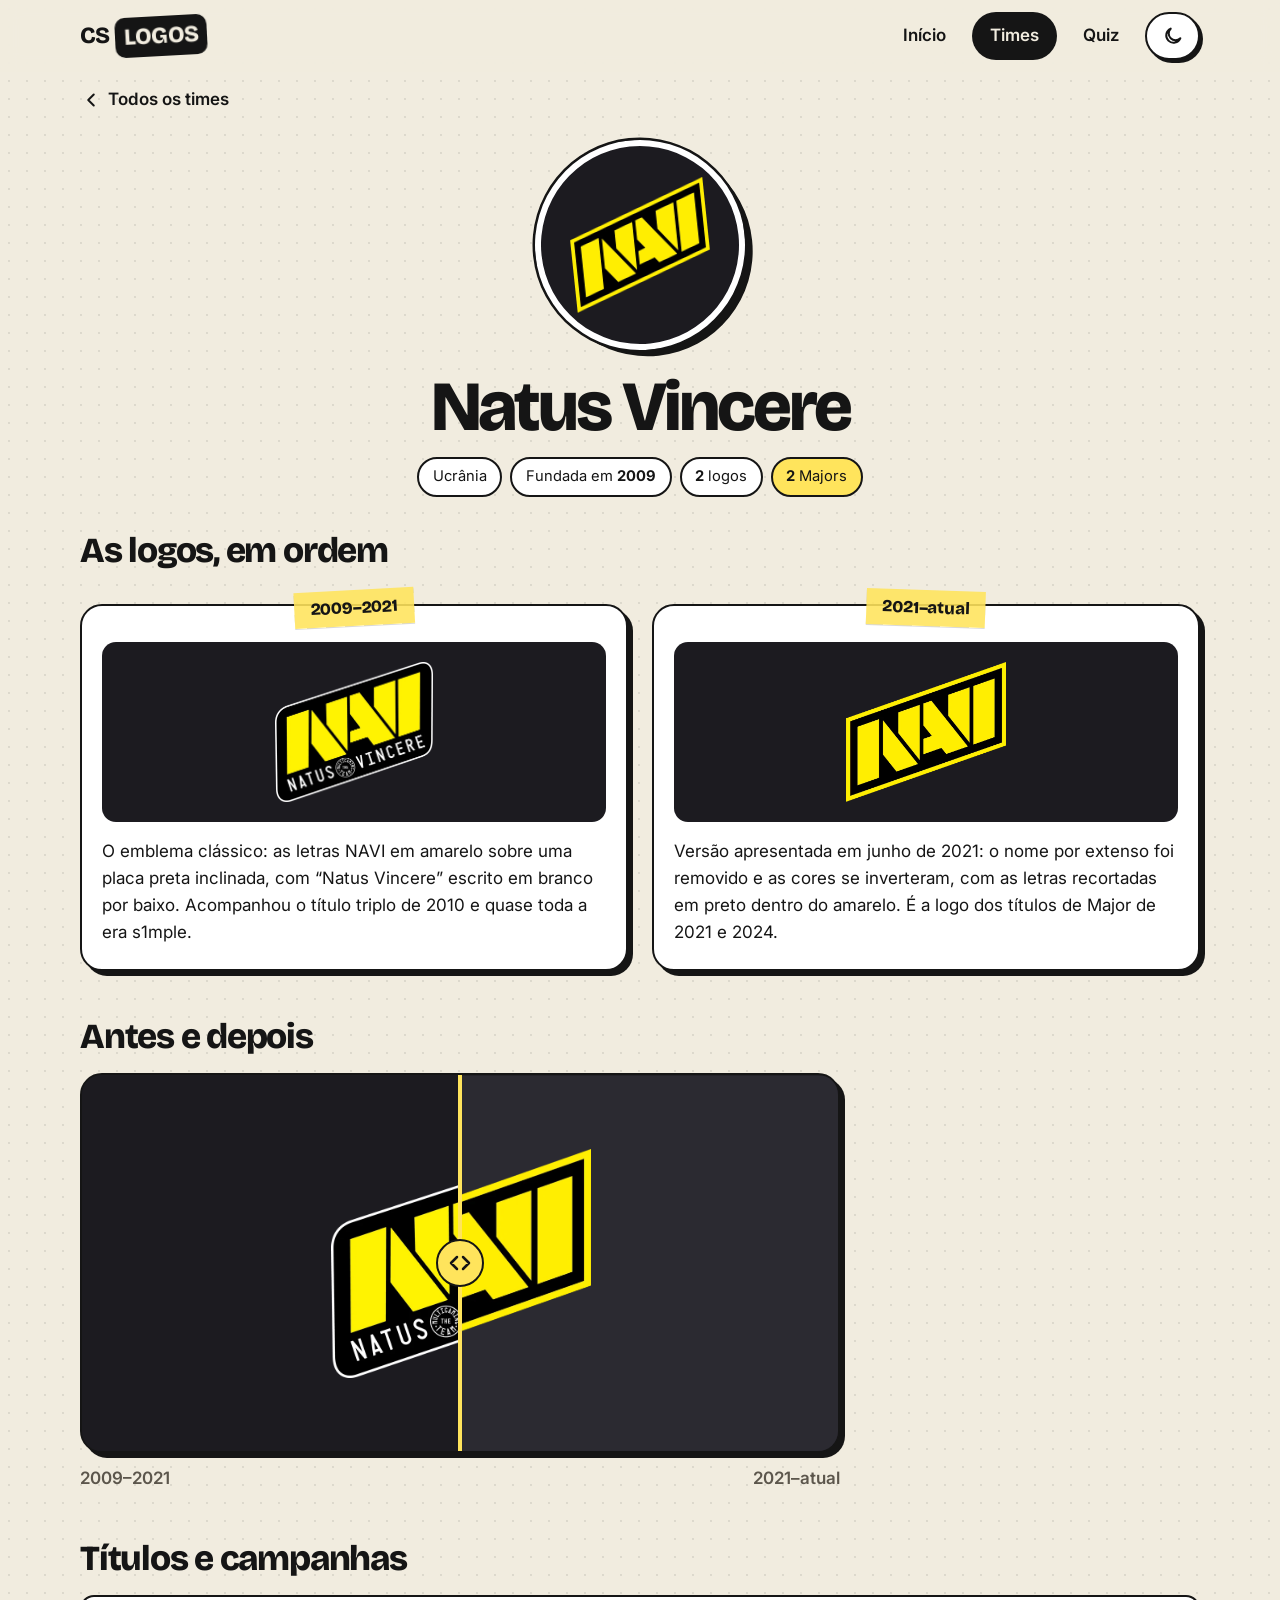
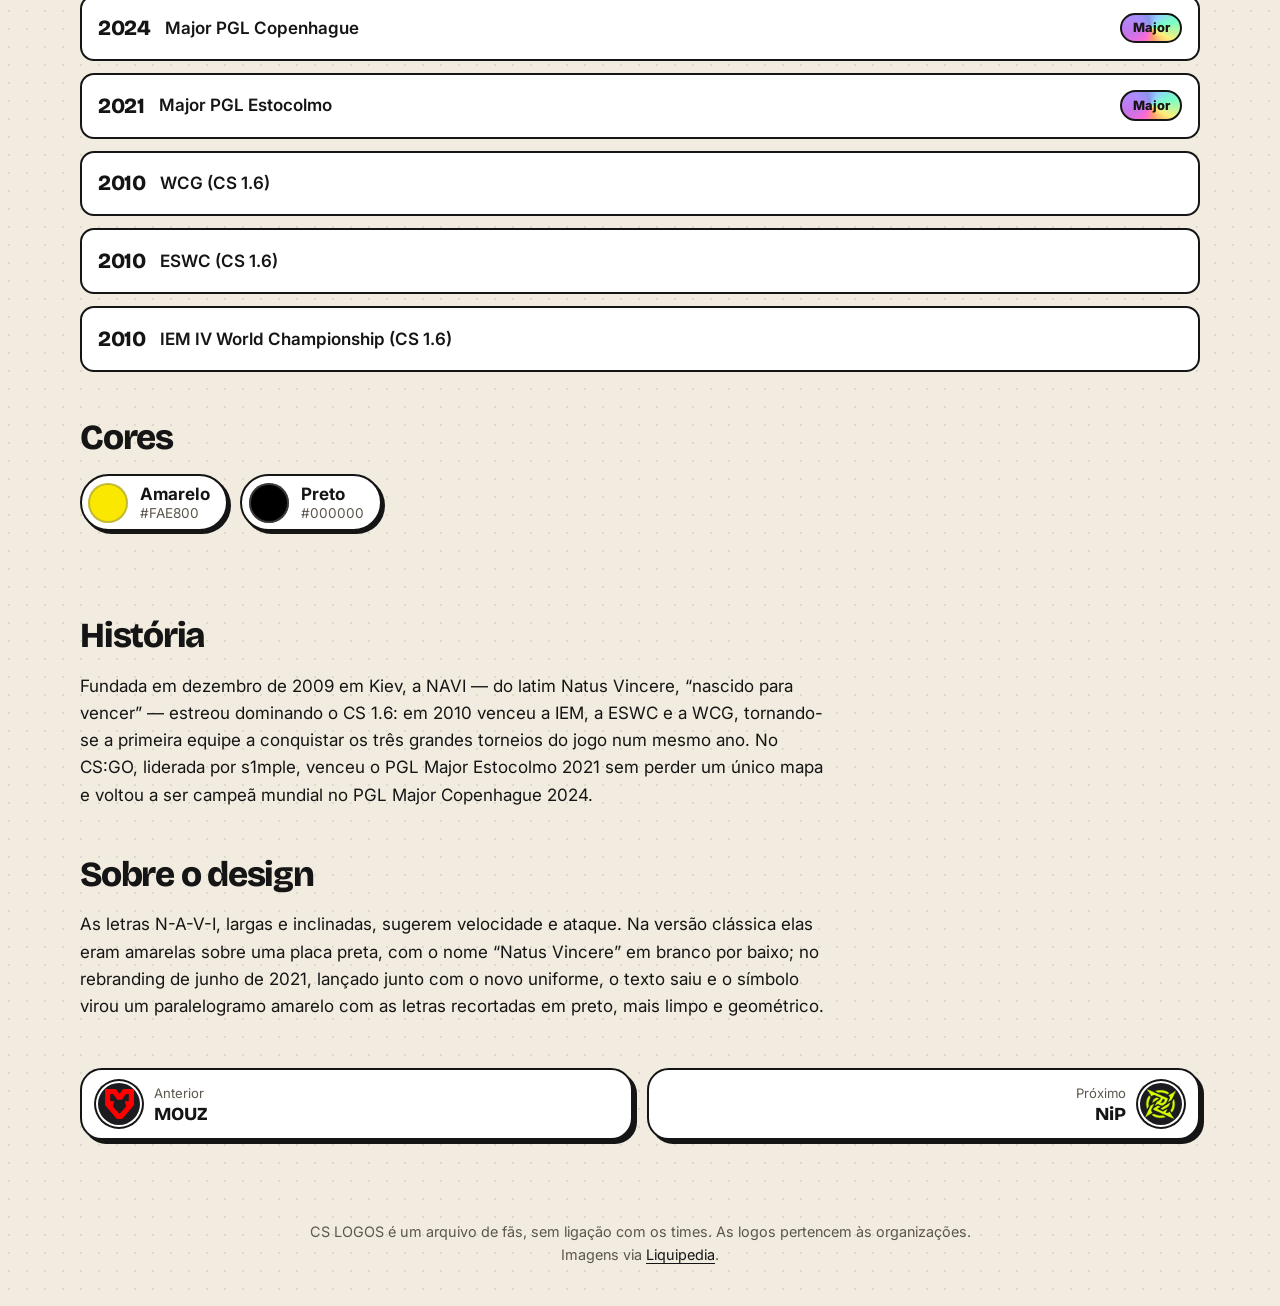
<file: pages/navi.html>
<!DOCTYPE html>
<html lang="pt-br">
<head>
  <meta charset="UTF-8">
  <title>Redirecionando… — CS LOGOS</title>
  <meta name="robots" content="noindex">
  <link rel="canonical" href="../team.html?t=navi">
  <meta http-equiv="refresh" content="0; url=../team.html?t=navi">
  <script>location.replace('../team.html?t=navi' + location.hash);</script>
</head>
<body>
  <p>Esta página mudou de endereço: <a href="../team.html?t=navi">abrir a página do time</a>.</p>
</body>
</html>
</file>
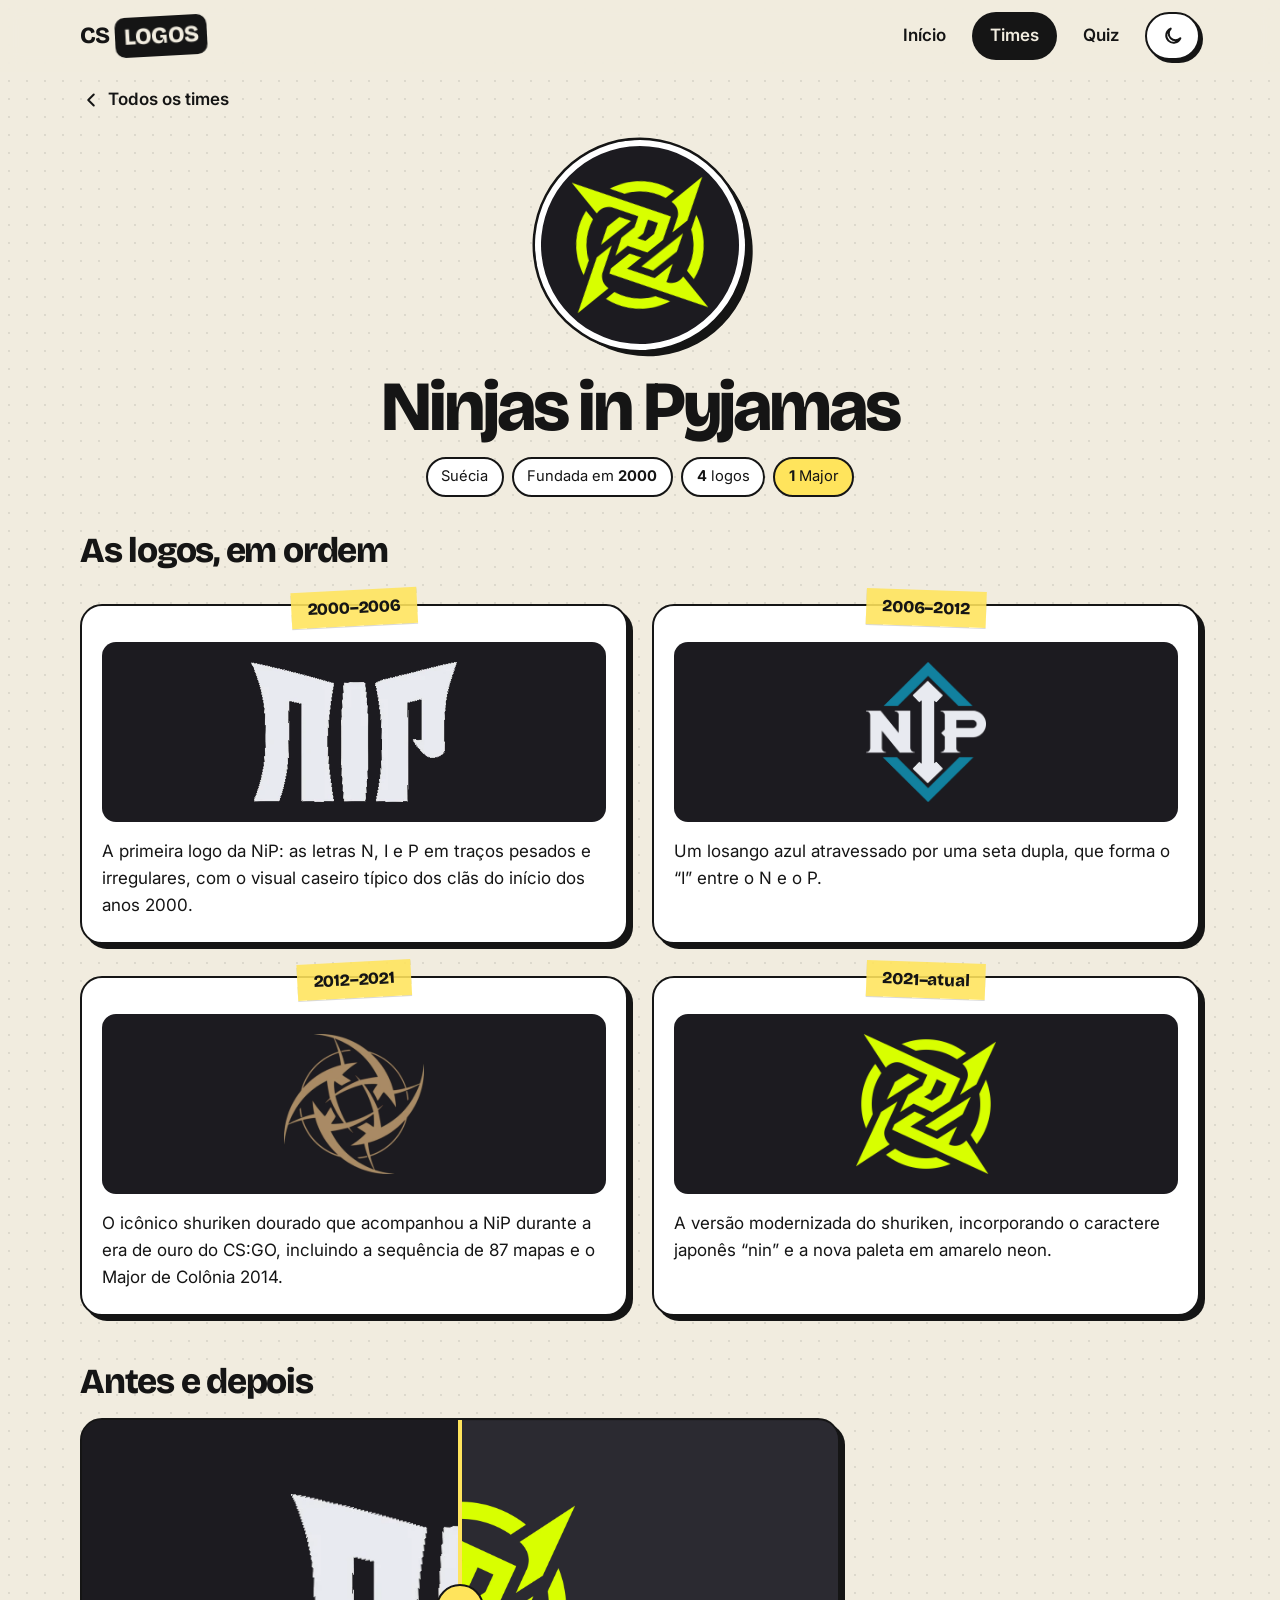
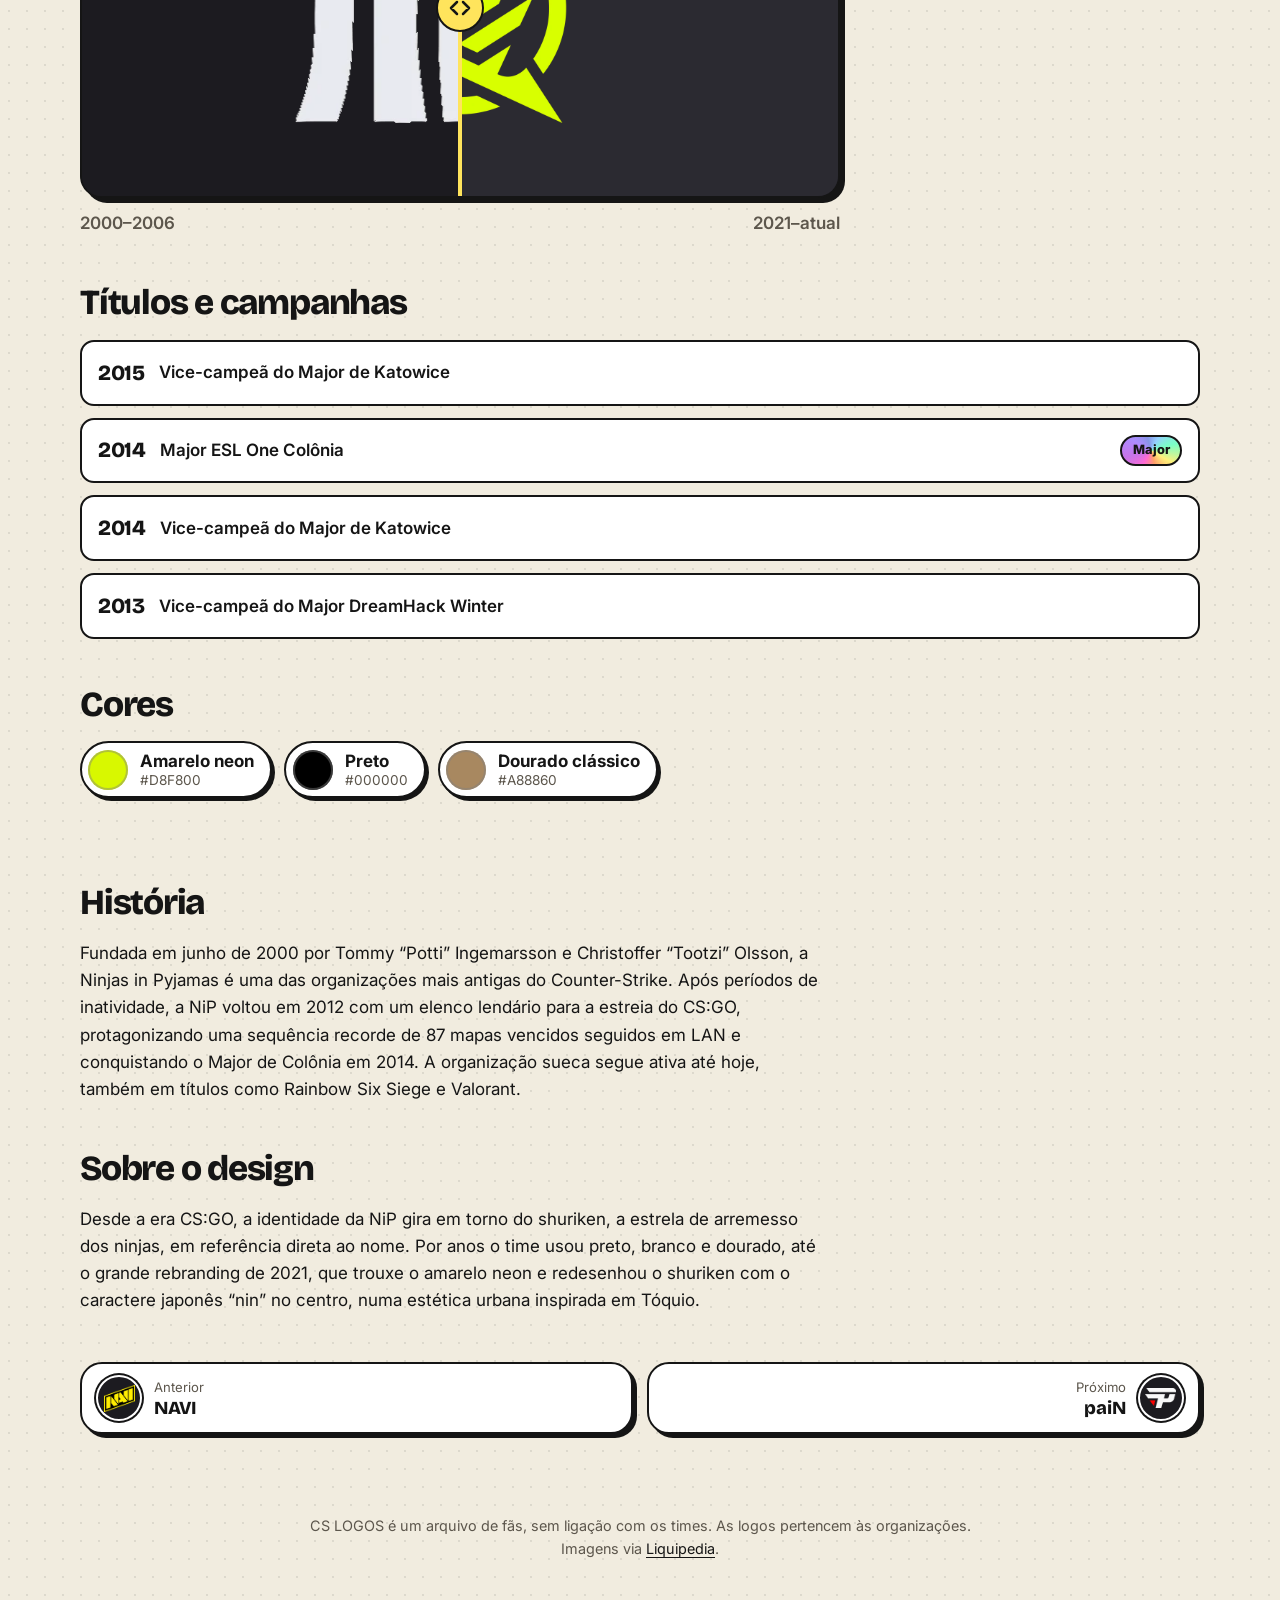
<file: pages/nip.html>
<!DOCTYPE html>
<html lang="pt-br">
<head>
  <meta charset="UTF-8">
  <title>Redirecionando… — CS LOGOS</title>
  <meta name="robots" content="noindex">
  <link rel="canonical" href="../team.html?t=nip">
  <meta http-equiv="refresh" content="0; url=../team.html?t=nip">
  <script>location.replace('../team.html?t=nip' + location.hash);</script>
</head>
<body>
  <p>Esta página mudou de endereço: <a href="../team.html?t=nip">abrir a página do time</a>.</p>
</body>
</html>
</file>
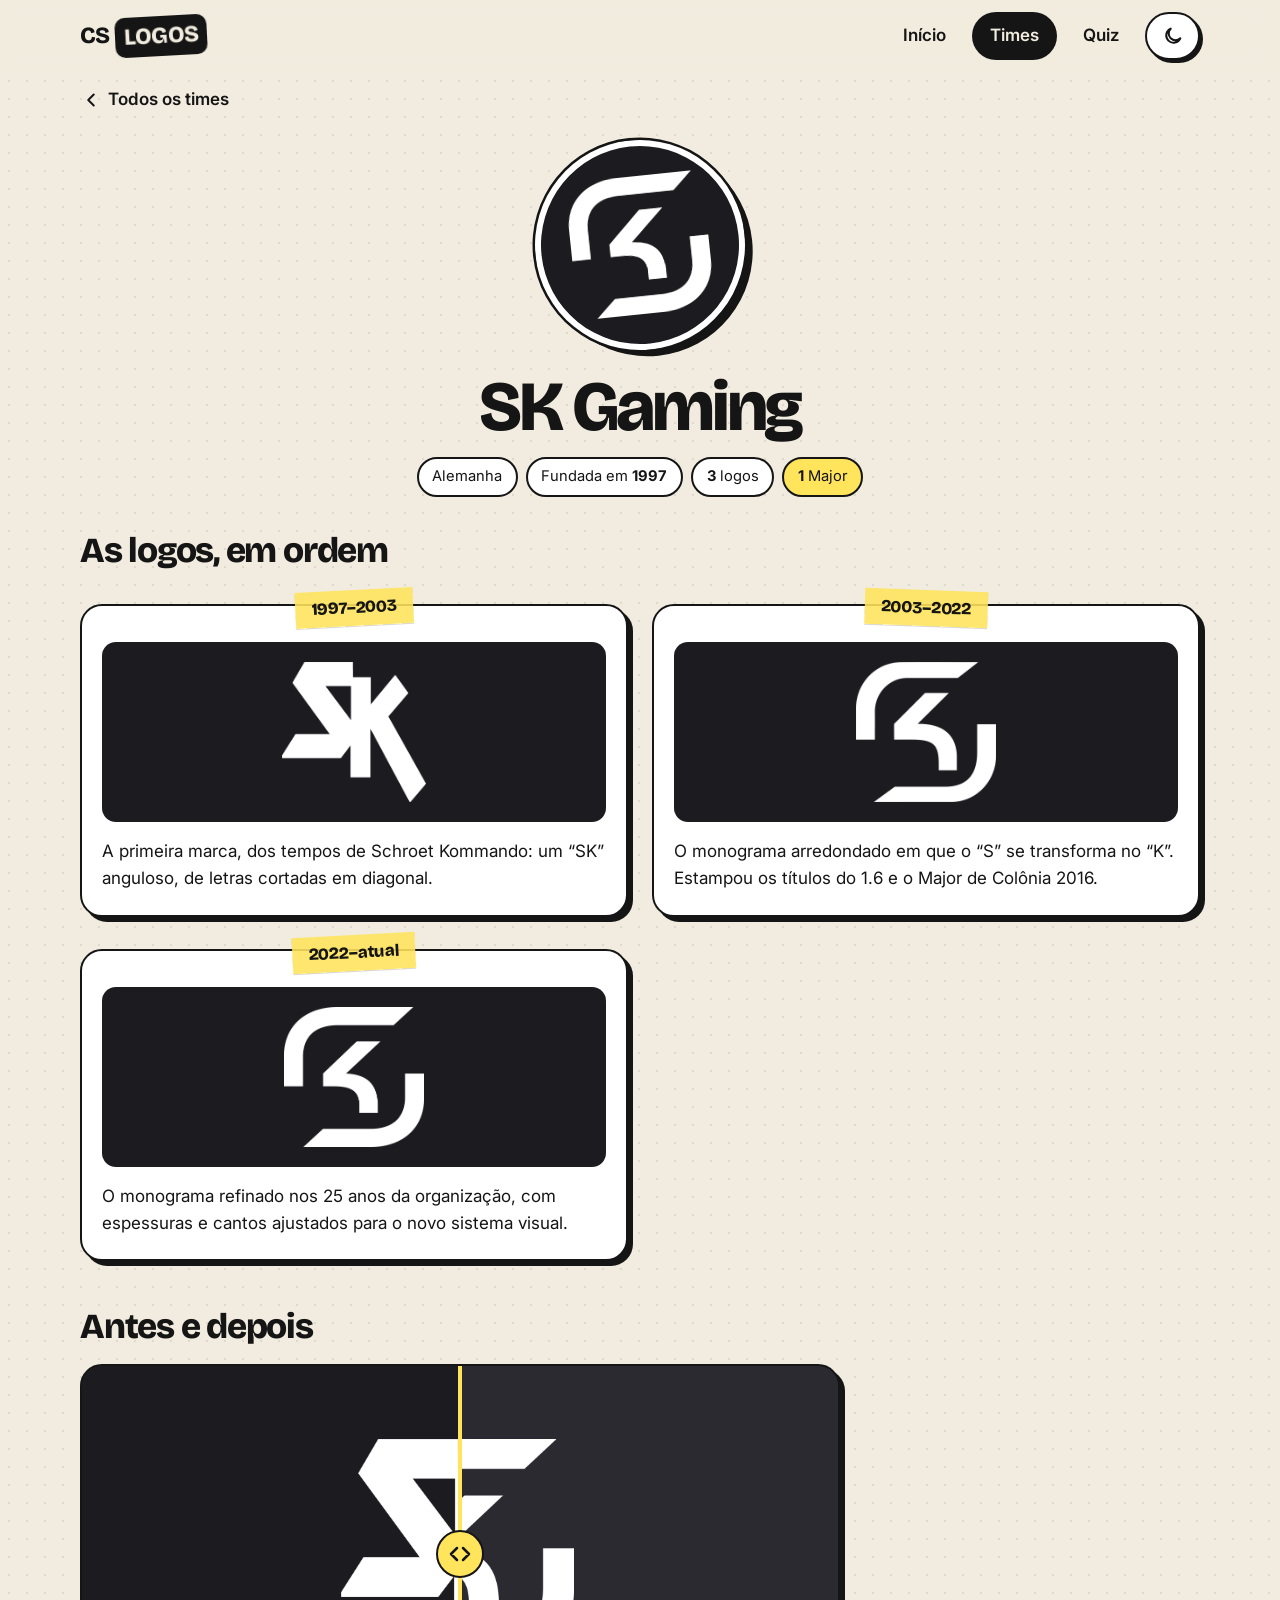
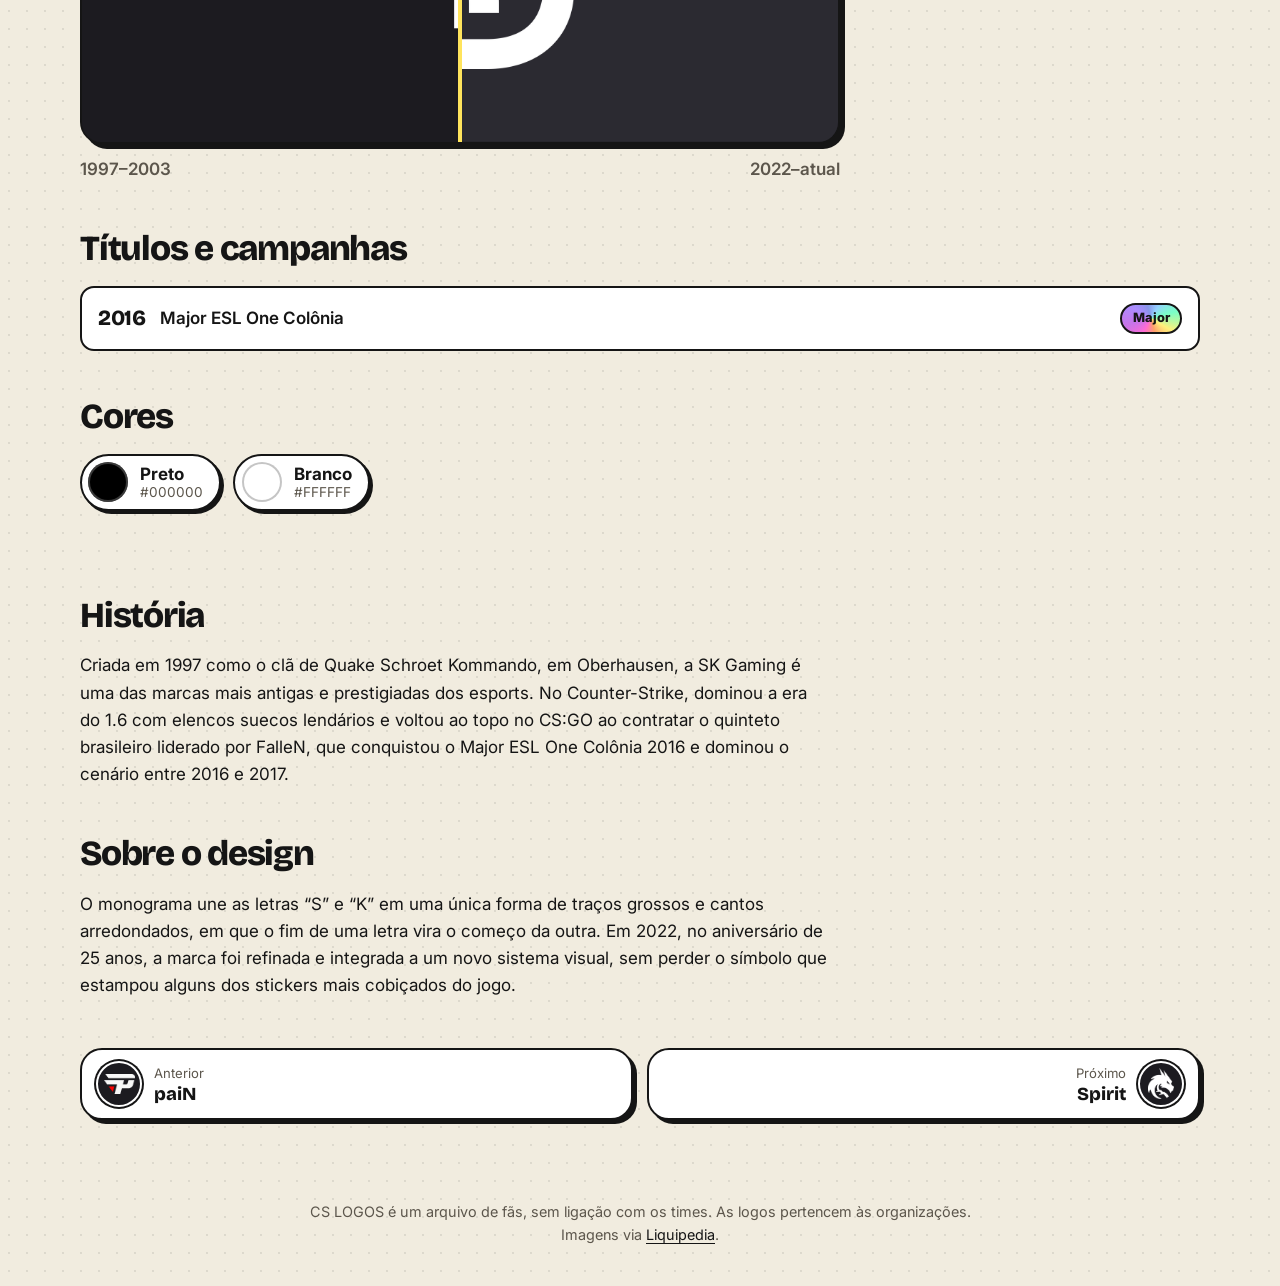
<file: pages/sk.html>
<!DOCTYPE html>
<html lang="pt-br">
<head>
  <meta charset="UTF-8">
  <title>Redirecionando… — CS LOGOS</title>
  <meta name="robots" content="noindex">
  <link rel="canonical" href="../team.html?t=sk">
  <meta http-equiv="refresh" content="0; url=../team.html?t=sk">
  <script>location.replace('../team.html?t=sk' + location.hash);</script>
</head>
<body>
  <p>Esta página mudou de endereço: <a href="../team.html?t=sk">abrir a página do time</a>.</p>
</body>
</html>
</file>
<file: css/style.css>
/* ==========================================================
   CS LOGOS v3 — "Cápsula de Stickers"
   Cada time é um adesivo: borda de tinta grossa, sombra dura,
   leve inclinação. Fundo de papel com pontilhado (verso da
   cartela). O único elemento holográfico é o adesivo sorteado.
   ========================================================== */
:root {
  --bg: #F1ECDF;
  --bg-dot: rgba(21, 21, 21, 0.09);
  --card: #FFFFFF;
  --ink: #151515;
  --text: #151515;
  --muted: #5C564C;
  --accent: #FFE45C;
  --on-accent: #151515;
  --plate: #1C1B20;          /* fundo do círculo do adesivo — igual nos dois temas */
  --plate-light: #F6F3EA;
  --ok: #157A3D;
  --bad: #B3261E;
  --holo: conic-gradient(from 210deg, #FF6AD5, #C774E8, #AD8CFF, #8795E8, #94D0FF, #7AFFC6, #FFF07A, #FF9F6A, #FF6AD5);

  --line: 2.5px;
  --shadow: 5px 5px 0 var(--ink);
  --shadow-up: 8px 8px 0 var(--ink);
  --radius: 22px;
  --radius-sm: 14px;

  --font-display: 'Bricolage Grotesque', 'Arial Black', system-ui, sans-serif;
  --font-body: 'Inter', system-ui, -apple-system, 'Segoe UI', sans-serif;

  --nav-h: 68px;
  --ease: cubic-bezier(0.2, 0.9, 0.3, 1.2);
  color-scheme: light;
}

:root[data-theme="dark"] {
  --bg: #17161A;
  --bg-dot: rgba(241, 236, 223, 0.07);
  --card: #24232A;
  --ink: #F1ECDF;
  --text: #F4F1EA;
  --muted: #B5AFA4;
  --plate: #111014;
  --ok: #5BD98B;
  --bad: #FF8A80;
  color-scheme: dark;
}

* { box-sizing: border-box; }

html {
  -webkit-text-size-adjust: 100%;
  text-size-adjust: 100%;
  scroll-behavior: smooth;
  scroll-padding-top: 5rem;
}

body {
  margin: 0;
  min-height: 100vh;
  display: flex;
  flex-direction: column;
  background-color: var(--bg);
  background-image: radial-gradient(var(--bg-dot) 1.2px, transparent 1.3px);
  background-size: 18px 18px;
  color: var(--text);
  font-family: var(--font-body);
  font-size: 1.0625rem;           /* 17px */
  line-height: 1.6;
  overflow-x: hidden;
}

body > main { flex: 1; }

img { max-width: 100%; }
a { color: inherit; }
button { font: inherit; color: inherit; }

:focus-visible {
  outline: 3px solid var(--ink);
  outline-offset: 3px;
  border-radius: 6px;
}

::selection { background: var(--accent); color: var(--on-accent); }

.visually-hidden {
  position: absolute !important;
  width: 1px; height: 1px;
  margin: -1px; padding: 0;
  overflow: hidden;
  clip: rect(0 0 0 0);
  white-space: nowrap;
  border: 0;
}

.skip-link {
  position: absolute;
  left: 1rem;
  top: -4rem;
  z-index: 60;
  background: var(--accent);
  color: var(--on-accent);
  border: var(--line) solid var(--ink);
  border-radius: 999px;
  padding: 0.6rem 1.1rem;
  font-weight: 700;
  text-decoration: none;
}
.skip-link:focus { top: 0.75rem; }

.wrap {
  width: 100%;
  max-width: 1160px;
  margin: 0 auto;
  padding: 0 max(1.25rem, env(safe-area-inset-right)) 0 max(1.25rem, env(safe-area-inset-left));
}

/* ==========================================================
   Header (topo) + barra inferior (celular)
   ========================================================== */
.site-header {
  position: sticky;
  top: 0;
  z-index: 30;
  background: color-mix(in srgb, var(--bg) 88%, transparent);
  backdrop-filter: blur(10px);
  -webkit-backdrop-filter: blur(10px);
}

.site-header .wrap {
  display: flex;
  align-items: center;
  justify-content: space-between;
  gap: 1rem;
  min-height: 72px;
}

.brand {
  display: inline-flex;
  align-items: center;
  gap: 0.35rem;
  font-family: var(--font-display);
  font-weight: 800;
  font-size: 1.45rem;
  letter-spacing: -0.03em;
  text-decoration: none;
  min-height: 48px;
}

.brand span {
  display: inline-block;
  background: var(--ink);
  color: var(--bg);
  padding: 0.05rem 0.55rem 0.15rem;
  border-radius: 10px;
  transform: rotate(-3deg);
}

.top-nav {
  display: none;
  align-items: center;
  gap: 0.5rem;
}

.top-nav a {
  display: inline-flex;
  align-items: center;
  min-height: 48px;
  padding: 0 1rem;
  border-radius: 999px;
  font-weight: 600;
  text-decoration: none;
  border: var(--line) solid transparent;
}

.top-nav a:hover { border-color: var(--ink); }
.top-nav a[aria-current="page"] { background: var(--ink); color: var(--bg); }

.icon-btn {
  display: inline-flex;
  align-items: center;
  justify-content: center;
  gap: 0.5rem;
  min-width: 48px;
  min-height: 48px;
  padding: 0 0.9rem;
  border-radius: 999px;
  border: var(--line) solid var(--ink);
  background: var(--card);
  font-weight: 600;
  cursor: pointer;
  box-shadow: 3px 3px 0 var(--ink);
  transition: transform 0.15s var(--ease), box-shadow 0.15s var(--ease);
}

.icon-btn:hover { transform: translate(-1px, -1px); box-shadow: 4px 4px 0 var(--ink); }
.icon-btn:active { transform: translate(2px, 2px); box-shadow: 1px 1px 0 var(--ink); }

.icon { width: 22px; height: 22px; flex: none; }
.icon-sun { display: none; }
:root[data-theme="dark"] .icon-sun { display: block; }
:root[data-theme="dark"] .icon-moon { display: none; }
.when-dark { display: none; }
:root[data-theme="dark"] .when-dark { display: inline; }
:root[data-theme="dark"] .when-light { display: none; }

.header-theme { display: none; }

.bottom-nav {
  position: fixed;
  left: 0;
  right: 0;
  bottom: 0;
  z-index: 40;
  background: var(--card);
  border-top: var(--line) solid var(--ink);
  padding: 0 env(safe-area-inset-right) env(safe-area-inset-bottom) env(safe-area-inset-left);
}

.bottom-nav ul {
  display: grid;
  grid-template-columns: repeat(4, 1fr);
  margin: 0;
  padding: 0;
  list-style: none;
}

.bottom-nav a,
.bottom-nav button {
  display: flex;
  flex-direction: column;
  align-items: center;
  justify-content: center;
  gap: 2px;
  width: 100%;
  min-height: var(--nav-h);
  background: none;
  border: 0;
  text-decoration: none;
  font-size: 0.8rem;
  font-weight: 600;
  cursor: pointer;
}

.bottom-nav .icon-wrap {
  display: grid;
  place-items: center;
  width: 54px;
  height: 30px;
  border-radius: 999px;
  transition: background 0.2s;
}

.bottom-nav [aria-current="page"] .icon-wrap { background: var(--accent); color: var(--on-accent); }

body { padding-bottom: calc(var(--nav-h) + var(--line) + 16px + env(safe-area-inset-bottom)); }
html { scroll-padding-bottom: calc(var(--nav-h) + var(--line) + 16px + env(safe-area-inset-bottom)); }

@media (min-width: 900px) {
  .top-nav, .header-theme { display: inline-flex; }
  .bottom-nav { display: none; }
  body { padding-bottom: 0; }
  html { scroll-padding-bottom: 0; }
}

/* ==========================================================
   Botões e chips
   ========================================================== */
.btn {
  display: inline-flex;
  align-items: center;
  justify-content: center;
  gap: 0.5rem;
  min-height: 52px;
  padding: 0 1.4rem;
  border-radius: 999px;
  border: var(--line) solid var(--ink);
  background: var(--card);
  color: var(--text);
  font-weight: 700;
  font-size: 1rem;
  text-decoration: none;
  cursor: pointer;
  box-shadow: 4px 4px 0 var(--ink);
  transition: transform 0.15s var(--ease), box-shadow 0.15s var(--ease);
}

.btn:hover { transform: translate(-2px, -2px); box-shadow: 6px 6px 0 var(--ink); }
.btn:active { transform: translate(3px, 3px); box-shadow: 1px 1px 0 var(--ink); }
.btn--accent { background: var(--accent); color: var(--on-accent); }

.chips {
  display: flex;
  gap: 0.5rem;
  margin: 0 -1.25rem;
  padding: 0.25rem 1.25rem 0.6rem;
  list-style: none;
  overflow-x: auto;
  scrollbar-width: none;
}
.chips::-webkit-scrollbar { display: none; }

.chip {
  flex: none;
  min-height: 48px;
  padding: 0 1.15rem;
  border-radius: 999px;
  border: var(--line) solid var(--ink);
  background: var(--card);
  font-weight: 600;
  font-size: 0.95rem;
  cursor: pointer;
  white-space: nowrap;
}

.chip[aria-pressed="true"] { background: var(--ink); color: var(--bg); }

/* ==========================================================
   Home — hero com adesivo holográfico sorteado
   ========================================================== */
.hero {
  position: relative;
  margin: 0.5rem 0 2.5rem;
  padding: 1.75rem 1.5rem 1.6rem;
  background: var(--ink);
  color: var(--bg);
  border-radius: 30px;
  overflow: hidden;
  display: grid;
  gap: 1.5rem;
}

.hero h1 {
  font-family: var(--font-display);
  font-weight: 800;
  font-size: clamp(2.5rem, 10vw, 4.6rem);
  line-height: 0.95;
  letter-spacing: -0.045em;
  margin: 0 0 0.9rem;
  max-width: 12ch;
}

.hero p {
  margin: 0 0 1.4rem;
  font-size: 1.05rem;
  max-width: 36ch;
  opacity: 0.82;
}

.hero :focus-visible { outline-color: var(--accent); }

.hero .btn { border-color: var(--bg); box-shadow: none; }
.hero .btn:hover { box-shadow: 4px 4px 0 var(--accent); }

.featured {
  justify-self: center;
  display: flex;
  flex-direction: column;
  align-items: center;
  gap: 0.75rem;
  text-decoration: none;
  color: var(--bg);
}

.holo-sticker {
  position: relative;
  width: 200px;
  height: 200px;
  border-radius: 50%;
  padding: 10px;
  background: var(--holo);
  box-shadow: 0 0 0 var(--line) var(--bg);
  transform: rotate(-8deg);
  transition: transform 0.35s var(--ease);
  animation: holo-spin 14s linear infinite;
}

/* o gradiente gira, o conteúdo não */
.holo-sticker > .sticker-face { animation: holo-spin 14s linear infinite reverse; }

@keyframes holo-spin { to { rotate: 360deg; } }

.featured:hover .holo-sticker,
.featured:focus-visible .holo-sticker { transform: rotate(0deg) scale(1.04); }

.sticker-face {
  width: 100%;
  height: 100%;
  border-radius: 50%;
  background: var(--plate);
  box-shadow: inset 0 0 0 5px #fff;
  display: grid;
  place-items: center;
  overflow: hidden;
}

.sticker-face img {
  width: 64%;
  height: 64%;
  object-fit: contain;
}

.featured-caption {
  font-size: 0.95rem;
  text-align: center;
  line-height: 1.35;
  max-width: 24ch;
}

.featured-caption strong { display: block; font-family: var(--font-display); font-size: 1.2rem; }

@media (min-width: 760px) {
  .hero {
    grid-template-columns: 1.3fr 1fr;
    align-items: center;
    padding: 3rem 3rem;
    margin-top: 1rem;
  }
  .holo-sticker { width: 260px; height: 260px; }
}

/* ==========================================================
   Seções / cabeçalhos
   ========================================================== */
.section { margin-bottom: 3rem; }

.section-title {
  display: flex;
  align-items: baseline;
  justify-content: space-between;
  gap: 1rem;
  margin: 0 0 1rem;
}

.section-title h2 {
  font-family: var(--font-display);
  font-weight: 800;
  font-size: clamp(1.8rem, 6vw, 2.4rem);
  letter-spacing: -0.035em;
  line-height: 1.05;
  margin: 0;
}

.count {
  font-weight: 600;
  color: var(--muted);
  margin: 0;
}

/* ---- busca ---- */
.search {
  position: relative;
  display: block;
  margin-bottom: 0.75rem;
}

.search .icon {
  position: absolute;
  left: 1.1rem;
  top: 50%;
  transform: translateY(-50%);
  color: var(--muted);
  pointer-events: none;
}

.search input {
  width: 100%;
  min-height: 56px;
  padding: 0 1.2rem 0 3.1rem;
  border-radius: 999px;
  border: var(--line) solid var(--ink);
  background: var(--card);
  color: var(--text);
  font: inherit;
  font-size: 1.05rem;
  appearance: none;
}

.search input::placeholder { color: var(--muted); }
.search input:focus { outline: none; box-shadow: 4px 4px 0 var(--ink); }

/* ==========================================================
   Card-adesivo de time (grade)
   ========================================================== */
.team-grid {
  display: grid;
  grid-template-columns: repeat(2, minmax(0, 1fr));
  gap: 1.1rem 0.9rem;
  margin: 0;
  padding: 0.5rem 0 0;
  list-style: none;
}

@media (min-width: 640px) { .team-grid { grid-template-columns: repeat(3, minmax(0, 1fr)); gap: 1.5rem; } }
@media (min-width: 1000px) { .team-grid { grid-template-columns: repeat(4, minmax(0, 1fr)); } }

.team-card {
  display: flex;
  flex-direction: column;
  align-items: center;
  text-align: center;
  height: 100%;
  padding: 1rem 0.75rem 1.1rem;
  background: var(--card);
  border: var(--line) solid var(--ink);
  border-radius: var(--radius);
  box-shadow: var(--shadow);
  text-decoration: none;
  transform: rotate(var(--tilt, -1deg));
  transition: transform 0.25s var(--ease), box-shadow 0.25s var(--ease);
}

.team-grid > li:nth-child(even) .team-card { --tilt: 1.2deg; }
.team-grid > li:nth-child(3n) .team-card { --tilt: -0.4deg; }

.team-card:hover,
.team-card:focus-visible {
  transform: rotate(0deg) translate(-2px, -3px);
  box-shadow: var(--shadow-up);
}

.team-card .sticker {
  width: min(118px, 80%);
  margin-bottom: 0.8rem;
}

.team-card h3 {
  font-family: var(--font-display);
  font-weight: 800;
  font-size: 1.25rem;
  letter-spacing: -0.02em;
  line-height: 1.1;
  margin: 0 0 0.15rem;
}

.team-card .meta {
  font-size: 0.85rem;
  color: var(--muted);
}

/* círculo do adesivo (logo) */
.sticker {
  position: relative;
  aspect-ratio: 1;
  border-radius: 50%;
  background: var(--plate);
  box-shadow: inset 0 0 0 4px #fff, 0 0 0 var(--line) var(--ink);
  display: grid;
  place-items: center;
  overflow: hidden;
}

.sticker--light { background: var(--plate-light); }

/* logos pretas pintadas de branco (campo invert) */
.logo--invert { filter: brightness(0) invert(1); }

.sticker img {
  width: 66%;
  height: 66%;
  object-fit: contain;
}

.logo-placeholder {
  display: grid;
  place-items: center;
  width: 100%;
  min-height: 80px;
  color: var(--muted);
  font-size: 0.85rem;
  font-weight: 600;
}

.empty-state {
  text-align: center;
  padding: 2.5rem 1rem;
  border: var(--line) dashed var(--ink);
  border-radius: var(--radius);
  background: var(--card);
}
.empty-state[hidden] { display: none; }
.empty-state p { margin: 0 0 1rem; font-weight: 600; }

.noscript-note {
  padding: 1rem 1.25rem;
  border: var(--line) solid var(--ink);
  border-radius: var(--radius-sm);
  background: var(--card);
}

/* ==========================================================
   Página do time
   ========================================================== */
.back-link {
  display: inline-flex;
  align-items: center;
  gap: 0.4rem;
  min-height: 48px;
  margin-top: 0.25rem;
  font-weight: 600;
  text-decoration: none;
}
.back-link:hover { text-decoration: underline; text-underline-offset: 4px; }

.team-hero {
  display: grid;
  justify-items: center;
  text-align: center;
  gap: 1rem;
  padding: 1rem 0 2.25rem;
}

.team-hero .sticker {
  width: min(210px, 62vw);
  transform: rotate(-6deg);
  box-shadow: inset 0 0 0 6px #fff, 0 0 0 var(--line) var(--ink), 7px 7px 0 var(--ink);
}

.team-hero h1 {
  font-family: var(--font-display);
  font-weight: 800;
  font-size: clamp(2.4rem, 10vw, 4.4rem);
  letter-spacing: -0.045em;
  line-height: 0.95;
  margin: 0.5rem 0 0;
}

.facts {
  display: flex;
  flex-wrap: wrap;
  justify-content: center;
  gap: 0.5rem;
  margin: 0;
  padding: 0;
  list-style: none;
}

.facts li {
  padding: 0.4rem 0.85rem;
  border: var(--line) solid var(--ink);
  border-radius: 999px;
  background: var(--card);
  font-size: 0.92rem;
}

.facts li strong { font-weight: 700; }
.facts .fact-major { background: var(--accent); color: var(--on-accent); }

.team-section { margin-bottom: 3rem; }

.team-section > h2 {
  font-family: var(--font-display);
  font-weight: 800;
  font-size: clamp(1.7rem, 6vw, 2.2rem);
  letter-spacing: -0.035em;
  line-height: 1.05;
  margin: 0 0 1.1rem;
}

.prose {
  max-width: 68ch;
  margin: 0;
  font-size: 1.0625rem;
}

/* ---- linha do tempo: adesivos com fita do ano ---- */
.logo-timeline {
  display: grid;
  gap: 2rem 1.5rem;
  margin: 0;
  padding: 1rem 0 0;
  list-style: none;
}

@media (min-width: 720px) { .logo-timeline { grid-template-columns: repeat(2, 1fr); } }

.logo-card {
  position: relative;
  height: 100%;
  padding: 2.25rem 1.25rem 1.4rem;
  background: var(--card);
  border: var(--line) solid var(--ink);
  border-radius: var(--radius);
  box-shadow: var(--shadow);
  text-align: center;
}

.tape {
  position: absolute;
  top: -16px;
  left: 50%;
  transform: translateX(-50%) rotate(-3deg);
  padding: 0.3rem 1rem;
  background: color-mix(in srgb, var(--accent) 88%, transparent);
  color: var(--on-accent);
  font-family: var(--font-display);
  font-weight: 800;
  font-size: 1.05rem;
  letter-spacing: -0.01em;
  white-space: nowrap;
  box-shadow: 0 1px 0 rgba(0, 0, 0, 0.15);
}

.logo-timeline > li:nth-child(even) .tape { transform: translateX(-50%) rotate(2deg); }

.logo-card .logo-frame {
  display: grid;
  place-items: center;
  height: 180px;
  margin-bottom: 1rem;
  border-radius: var(--radius-sm);
  background: var(--plate);
}

.logo-card .logo-frame--light { background: var(--plate-light); }

.logo-card .logo-frame img {
  max-width: 78%;
  max-height: 140px;
  width: auto;
  height: auto;
  object-fit: contain;
}

.logo-card p { margin: 0; text-align: left; }

/* ---- comparador ---- */
.compare {
  --pos: 50%;
  position: relative;
  aspect-ratio: 4 / 3;
  border: var(--line) solid var(--ink);
  border-radius: var(--radius);
  box-shadow: var(--shadow);
  overflow: hidden;
  background: var(--plate);
  user-select: none;
  touch-action: pan-y;
}

@media (min-width: 720px) {
  .compare { aspect-ratio: 16 / 8; max-width: 760px; }
  .compare-labels { max-width: 760px; }
}

.compare-pane {
  position: absolute;
  inset: 0;
  display: flex;
  align-items: center;
  justify-content: center;
  padding: 1.5rem;
}

.compare-pane img {
  max-width: 56%;
  max-height: 70%;
  width: auto;
  height: auto;
  object-fit: contain;
  pointer-events: none;
}

.compare-before { background: var(--plate); }
.compare-after { background: #2B2A31; clip-path: inset(0 0 0 var(--pos)); }
.compare-before.is-light { background: var(--plate-light); }
.compare-after.is-light { background: #E4E0D6; }

.compare-handle {
  position: absolute;
  top: 0;
  bottom: 0;
  left: var(--pos);
  width: 4px;
  margin-left: -2px;
  background: var(--accent);
  pointer-events: none;
}

.compare-handle::after {
  content: "";
  position: absolute;
  top: 50%;
  left: 50%;
  width: 44px;
  height: 44px;
  transform: translate(-50%, -50%);
  border-radius: 50%;
  background: var(--accent) url("data:image/svg+xml,%3Csvg xmlns='http://www.w3.org/2000/svg' viewBox='0 0 24 24' fill='none' stroke='%23151515' stroke-width='2.5' stroke-linecap='round' stroke-linejoin='round'%3E%3Cpath d='M9 6l-6 6 6 6M15 6l6 6-6 6'/%3E%3C/svg%3E") center / 24px no-repeat;
  border: var(--line) solid #151515;
}

.compare-range {
  position: absolute;
  inset: 0;
  width: 100%;
  height: 100%;
  margin: 0;
  opacity: 0;
  cursor: ew-resize;
}

.compare:has(.compare-range:focus-visible) { outline: 3px solid var(--ink); outline-offset: 4px; }

.compare-labels {
  display: flex;
  justify-content: space-between;
  margin-top: 0.75rem;
  font-weight: 600;
  color: var(--muted);
}

/* ---- títulos ---- */
.titles {
  display: grid;
  gap: 0.75rem;
  margin: 0;
  padding: 0;
  list-style: none;
}

.title-item {
  display: grid;
  grid-template-columns: auto 1fr auto;
  align-items: center;
  gap: 0.9rem;
  padding: 0.85rem 1rem;
  background: var(--card);
  border: var(--line) solid var(--ink);
  border-radius: var(--radius-sm);
}

.title-year {
  font-family: var(--font-display);
  font-weight: 800;
  font-size: 1.35rem;
  letter-spacing: -0.02em;
  min-width: 3.2ch;
}

.title-name { font-weight: 600; line-height: 1.35; }

.badge-major {
  padding: 0.2rem 0.65rem;
  border-radius: 999px;
  background: var(--holo);
  color: #151515;
  font-size: 0.8rem;
  font-weight: 800;
  border: 2px solid #151515;
}

/* ---- cores ---- */
.swatches {
  display: flex;
  flex-wrap: wrap;
  gap: 0.75rem;
  margin: 0;
  padding: 0;
  list-style: none;
}

.swatch {
  display: flex;
  align-items: center;
  gap: 0.75rem;
  min-height: 56px;
  padding: 0.4rem 1rem 0.4rem 0.4rem;
  border-radius: 999px;
  border: var(--line) solid var(--ink);
  background: var(--card);
  cursor: pointer;
  text-align: left;
  box-shadow: 3px 3px 0 var(--ink);
  transition: transform 0.15s var(--ease), box-shadow 0.15s var(--ease);
}

.swatch:hover { transform: translate(-1px, -1px); box-shadow: 4px 4px 0 var(--ink); }
.swatch:active { transform: translate(2px, 2px); box-shadow: 1px 1px 0 var(--ink); }

.swatch-chip {
  width: 40px;
  height: 40px;
  border-radius: 50%;
  background: var(--swatch);
  box-shadow: inset 0 0 0 2px rgba(127, 127, 127, 0.45);
  flex: none;
}

.swatch-text { display: flex; flex-direction: column; line-height: 1.2; }
.swatch-name { font-weight: 700; }
.swatch-hex { font-size: 0.85rem; color: var(--muted); }

.swatch-status {
  min-height: 1.6em;
  margin: 0.75rem 0 0;
  font-weight: 600;
  color: var(--ok);
}

/* ---- anterior / próximo ---- */
.team-pager {
  display: grid;
  grid-template-columns: 1fr 1fr;
  gap: 0.9rem;
  margin: 1rem 0 3rem;
}

.pager-link {
  display: flex;
  align-items: center;
  gap: 0.75rem;
  min-height: 72px;
  padding: 0.6rem 0.9rem;
  background: var(--card);
  border: var(--line) solid var(--ink);
  border-radius: var(--radius);
  box-shadow: 4px 4px 0 var(--ink);
  text-decoration: none;
  min-width: 0;
  transition: transform 0.15s var(--ease), box-shadow 0.15s var(--ease);
}

.pager-link:hover { transform: translate(-2px, -2px); box-shadow: 6px 6px 0 var(--ink); }
.pager-link--next { flex-direction: row-reverse; text-align: right; }
.pager-link .sticker { width: 46px; flex: none; box-shadow: inset 0 0 0 2px #fff, 0 0 0 2px var(--ink); }
.pager-text { display: flex; flex-direction: column; min-width: 0; }
.pager-dir { font-size: 0.82rem; color: var(--muted); }
.pager-name {
  font-family: var(--font-display);
  font-weight: 800;
  font-size: 1.15rem;
  line-height: 1.15;
  overflow: hidden;
  text-overflow: ellipsis;
  white-space: nowrap;
}

/* ---- não encontrado ---- */
.not-found {
  text-align: center;
  padding: 4rem 0 3rem;
}

.not-found h1 {
  font-family: var(--font-display);
  font-weight: 800;
  font-size: clamp(2.4rem, 9vw, 4rem);
  letter-spacing: -0.04em;
  line-height: 1;
  margin: 0 0 1rem;
}

.not-found p { max-width: 44ch; margin: 0 auto 1.75rem; color: var(--muted); }
.actions { display: flex; flex-wrap: wrap; gap: 0.9rem; justify-content: center; }

/* ==========================================================
   Quiz
   ========================================================== */
.quiz-head { padding: 1rem 0 1.5rem; }

.quiz-head h1 {
  font-family: var(--font-display);
  font-weight: 800;
  font-size: clamp(2.4rem, 10vw, 4rem);
  letter-spacing: -0.045em;
  line-height: 0.95;
  margin: 0 0 0.75rem;
}

.quiz-head p { margin: 0; color: var(--muted); max-width: 46ch; }

.quiz-box { max-width: 640px; margin: 0 auto 3rem; }

.quiz-hud {
  display: flex;
  justify-content: space-between;
  font-weight: 600;
  margin-bottom: 0.6rem;
}

.quiz-progress {
  height: 12px;
  border: var(--line) solid var(--ink);
  border-radius: 999px;
  background: var(--card);
  overflow: hidden;
  margin-bottom: 1.25rem;
}

.quiz-progress span {
  display: block;
  height: 100%;
  width: 0;
  background: var(--accent);
  transition: width 0.4s var(--ease);
}

.quiz-stage {
  display: flex;
  align-items: center;
  justify-content: center;
  height: 260px;
  padding: 1.75rem;
  margin-bottom: 1.25rem;
  background: var(--plate);
  border: var(--line) solid var(--ink);
  border-radius: var(--radius);
  box-shadow: var(--shadow);
}

.quiz-stage--light { background: var(--plate-light); }

.quiz-stage img {
  max-width: 100%;
  max-height: 100%;
  width: auto;
  height: auto;
  object-fit: contain;
}

.quiz-options {
  display: grid;
  grid-template-columns: 1fr;
  gap: 0.75rem;
  margin: 0;
  padding: 0;
  list-style: none;
}

@media (min-width: 560px) { .quiz-options { grid-template-columns: 1fr 1fr; } }

.quiz-option {
  width: 100%;
  min-height: 60px;
  padding: 0.6rem 1rem;
  border-radius: var(--radius-sm);
  border: var(--line) solid var(--ink);
  background: var(--card);
  font-family: var(--font-display);
  font-weight: 800;
  font-size: 1.2rem;
  cursor: pointer;
  box-shadow: 4px 4px 0 var(--ink);
  transition: transform 0.15s var(--ease), box-shadow 0.15s var(--ease);
}

.quiz-option:hover:not(:disabled) { transform: translate(-2px, -2px); box-shadow: 6px 6px 0 var(--ink); }
.quiz-option:disabled { cursor: default; }
.quiz-option.is-correct { background: #B9F5CF; color: #0B3D1E; }
.quiz-option.is-wrong { background: #FFC9C4; color: #5C0F0A; }

.quiz-feedback {
  display: flex;
  flex-wrap: wrap;
  align-items: center;
  justify-content: space-between;
  gap: 0.9rem;
  min-height: 3.5rem;
  margin-top: 1.25rem;
}

.quiz-feedback p { margin: 0; font-weight: 600; }
.quiz-feedback .ok { color: var(--ok); }
.quiz-feedback .bad { color: var(--bad); }

.quiz-result {
  text-align: center;
  padding: 2.5rem 1.25rem;
  background: var(--card);
  border: var(--line) solid var(--ink);
  border-radius: var(--radius);
  box-shadow: var(--shadow);
}

.quiz-score {
  font-family: var(--font-display);
  font-weight: 800;
  font-size: 5rem;
  letter-spacing: -0.05em;
  line-height: 1;
  margin: 0 0 0.75rem;
}

.quiz-result p { margin: 0 0 0.5rem; }
.quiz-result .actions { margin-top: 1.5rem; }

/* ==========================================================
   Rodapé
   ========================================================== */
.site-footer {
  padding: 2rem 0 2.5rem;
  text-align: center;
  font-size: 0.9rem;
  color: var(--muted);
}

.site-footer p { margin: 0; }
.site-footer a { color: var(--text); text-underline-offset: 3px; }

/* ==========================================================
   Movimento reduzido: nada inclina, gira ou pula
   ========================================================== */
@media (prefers-reduced-motion: reduce) {
  html { scroll-behavior: auto; }
  *, *::before, *::after {
    animation: none !important;
    transition-duration: 0.01ms !important;
  }
  .team-card, .holo-sticker, .team-hero .sticker, .tape { transform: none !important; }
  .logo-timeline > li .tape { transform: translateX(-50%) !important; }
  .team-card:hover, .btn:hover, .pager-link:hover, .quiz-option:hover { transform: none !important; }
}
</file>
